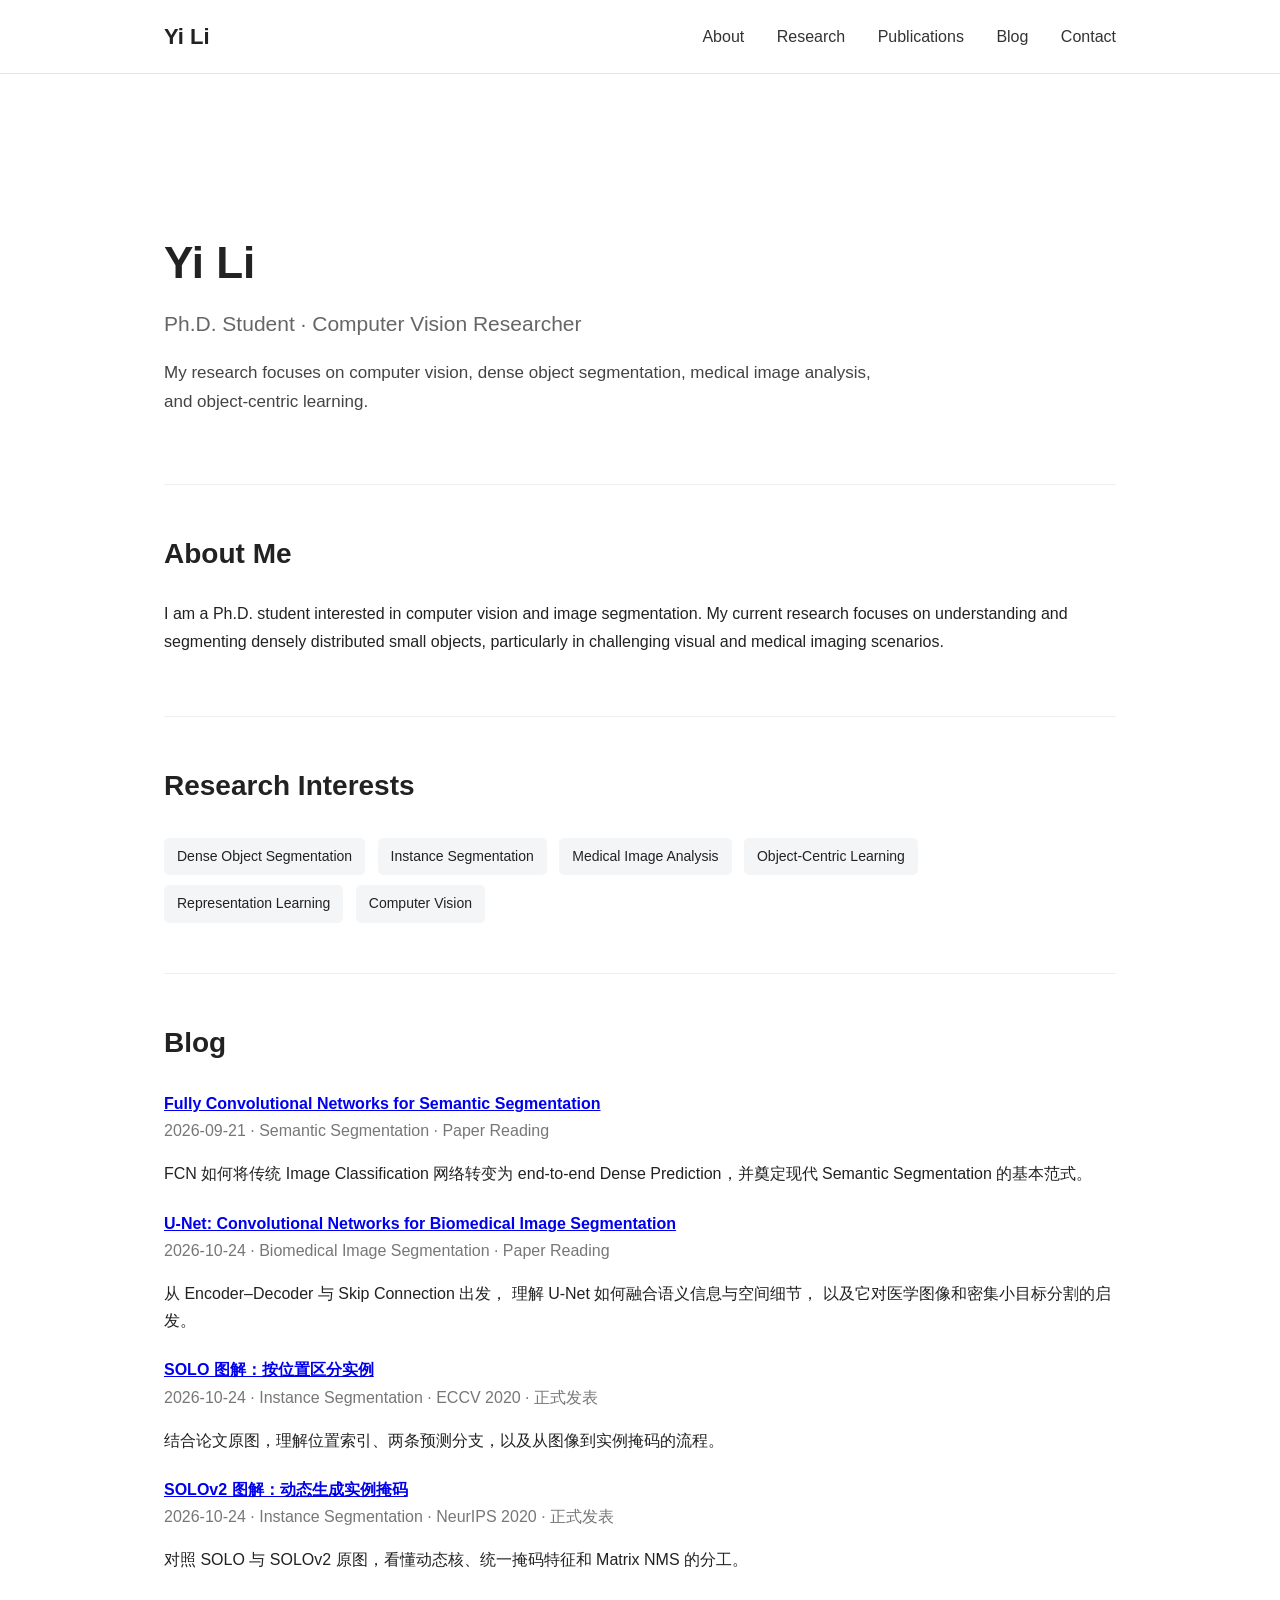
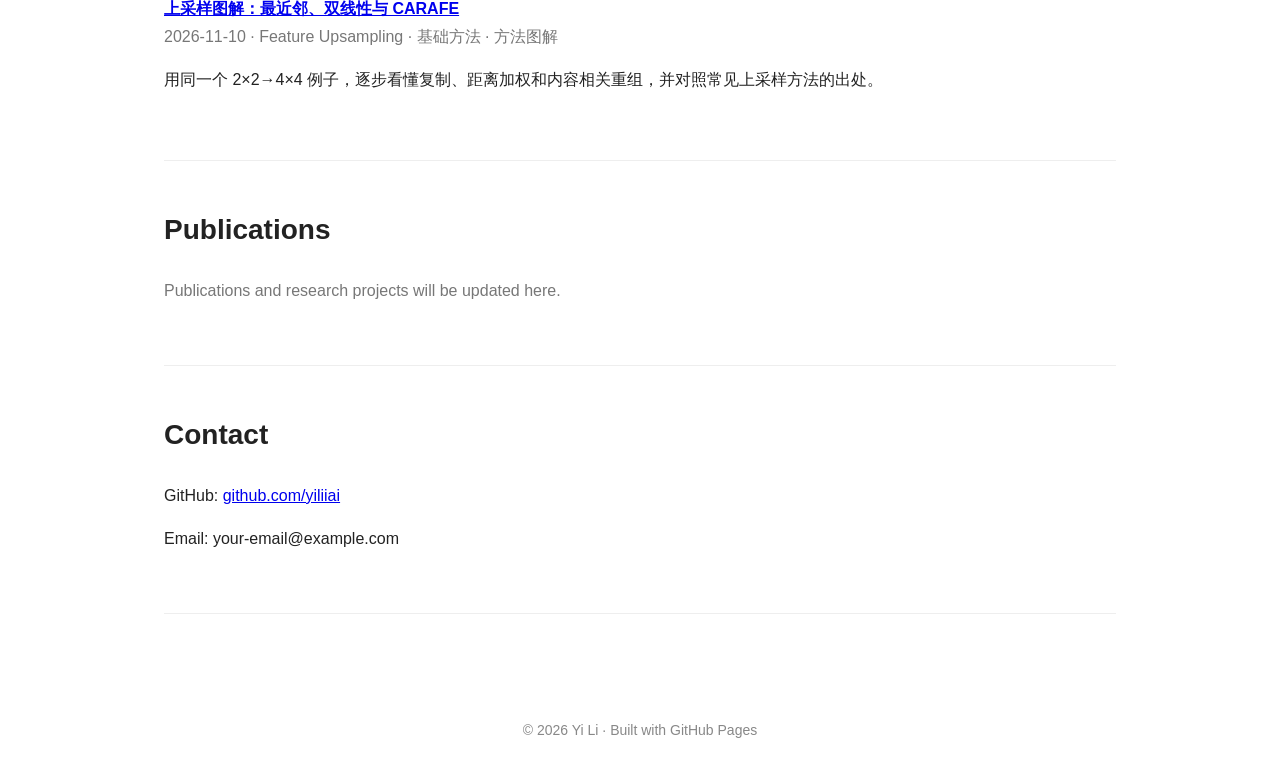
<file: index.html>
<!DOCTYPE html>
<html lang="en">
<head>
    <meta charset="UTF-8">
    <meta name="viewport" content="width=device-width, initial-scale=1.0">
    <title>Yi Li | Academic Homepage</title>

    <style>
        * {
            box-sizing: border-box;
        }

        body {
            margin: 0;
            font-family: Arial, Helvetica, sans-serif;
            color: #222;
            background: #ffffff;
            line-height: 1.7;
        }

        header {
            border-bottom: 1px solid #e5e5e5;
            background: #ffffff;
            position: sticky;
            top: 0;
        }

        .nav {
            max-width: 1000px;
            margin: 0 auto;
            padding: 18px 24px;
            display: flex;
            justify-content: space-between;
            align-items: center;
        }

        .name {
            font-size: 22px;
            font-weight: 700;
        }

        nav a {
            margin-left: 28px;
            color: #333;
            text-decoration: none;
        }

        nav a:hover {
            color: #0066cc;
        }

        .container {
            max-width: 1000px;
            margin: 0 auto;
            padding: 70px 24px;
        }

        .hero {
            padding-bottom: 50px;
            border-bottom: 1px solid #eeeeee;
        }

        .hero h1 {
            font-size: 44px;
            margin-bottom: 5px;
        }

        .hero h2 {
            font-size: 21px;
            font-weight: normal;
            color: #666;
            margin-top: 0;
        }

        .hero p {
            max-width: 720px;
            font-size: 17px;
            color: #444;
        }

        section {
            padding: 45px 0;
            border-bottom: 1px solid #eeeeee;
        }

        section h2 {
            font-size: 28px;
            margin-top: 0;
        }

        .tags span {
            display: inline-block;
            background: #f3f5f7;
            padding: 7px 13px;
            margin: 5px 8px 5px 0;
            border-radius: 5px;
            font-size: 14px;
        }

        .publication {
            margin-bottom: 22px;
        }

        .publication-title {
            font-weight: 600;
        }

        .muted {
            color: #777;
        }

        footer {
            text-align: center;
            padding: 35px 20px;
            color: #888;
            font-size: 14px;
        }

        @media (max-width: 700px) {
            .nav {
                flex-direction: column;
                align-items: flex-start;
            }

            nav {
                margin-top: 10px;
            }

            nav a {
                margin-left: 0;
                margin-right: 18px;
            }

            .hero h1 {
                font-size: 36px;
            }
        }
    </style>
</head>

<body>

<header>
    <div class="nav">
        <div class="name">Yi Li</div>

        <nav>
            <a href="#about">About</a>
            <a href="#research">Research</a>
            <a href="#publications">Publications</a>
            <a href="#blog">Blog</a>
            <a href="#contact">Contact</a>
        </nav>
    </div>
</header>

<main class="container">

    <section class="hero">
        <h1>Yi Li</h1>

        <h2>
            Ph.D. Student · Computer Vision Researcher
        </h2>

        <p>
            My research focuses on computer vision, dense object segmentation,
            medical image analysis, and object-centric learning.
        </p>
    </section>


    <section id="about">
        <h2>About Me</h2>

        <p>
            I am a Ph.D. student interested in computer vision and image
            segmentation. My current research focuses on understanding and
            segmenting densely distributed small objects, particularly in
            challenging visual and medical imaging scenarios.
        </p>
    </section>


    <section id="research">
        <h2>Research Interests</h2>

        <div class="tags">
            <span>Dense Object Segmentation</span>
            <span>Instance Segmentation</span>
            <span>Medical Image Analysis</span>
            <span>Object-Centric Learning</span>
            <span>Representation Learning</span>
            <span>Computer Vision</span>
        </div>
    </section>


    
<section id="blog">
    <h2>Blog</h2>

    <!-- Paper 1: FCN -->
    <div class="publication">
        <div class="publication-title">
            <a href="blog/fcn.html">
                Fully Convolutional Networks for Semantic Segmentation
            </a>
        </div>

        <div class="muted">
            2026-09-21 · Semantic Segmentation · Paper Reading
        </div>

        <p>
            FCN 如何将传统 Image Classification 网络转变为
            end-to-end Dense Prediction，并奠定现代 Semantic Segmentation 的基本范式。
        </p>
    </div>

    <!-- Paper 2: U-Net -->
    <div class="publication">
        <div class="publication-title">
            <a href="blog/unet.html">
                U-Net: Convolutional Networks for Biomedical Image Segmentation
            </a>
        </div>

        <div class="muted">
            2026-10-24 · Biomedical Image Segmentation · Paper Reading
        </div>

        <p>
            从 Encoder–Decoder 与 Skip Connection 出发，
            理解 U-Net 如何融合语义信息与空间细节，
            以及它对医学图像和密集小目标分割的启发。
        </p>
    </div>


    <!-- BLOG:AUTO:START -->
    <div class="publication">
        <div class="publication-title"><a href="blog/solo.html">SOLO 图解：按位置区分实例</a></div>
        <div class="muted">2026-10-24 · Instance Segmentation · ECCV 2020 · 正式发表</div>
        <p>结合论文原图，理解位置索引、两条预测分支，以及从图像到实例掩码的流程。</p>
    </div>

    <div class="publication">
        <div class="publication-title"><a href="blog/solov2.html">SOLOv2 图解：动态生成实例掩码</a></div>
        <div class="muted">2026-10-24 · Instance Segmentation · NeurIPS 2020 · 正式发表</div>
        <p>对照 SOLO 与 SOLOv2 原图，看懂动态核、统一掩码特征和 Matrix NMS 的分工。</p>
    </div>

    <div class="publication">
        <div class="publication-title"><a href="blog/upsampling.html">上采样图解：最近邻、双线性与 CARAFE</a></div>
        <div class="muted">2026-11-10 · Feature Upsampling · 基础方法 · 方法图解</div>
        <p>用同一个 2×2→4×4 例子，逐步看懂复制、距离加权和内容相关重组，并对照常见上采样方法的出处。</p>
    </div>
    <!-- BLOG:AUTO:END -->

</section>

    
<section id="publications">
    <h2>Publications</h2>

    <p class="muted">
        Publications and research projects will be updated here.
    </p>
</section>




    <section id="contact">
        <h2>Contact</h2>

        <p>
            GitHub:
            <a href="https://github.com/yiliiai">
                github.com/yiliiai
            </a>
        </p>

        <p>
            Email: your-email@example.com
        </p>
    </section>

</main>


<footer>
    © 2026 Yi Li · Built with GitHub Pages
</footer>

</body>
</html>
</file>
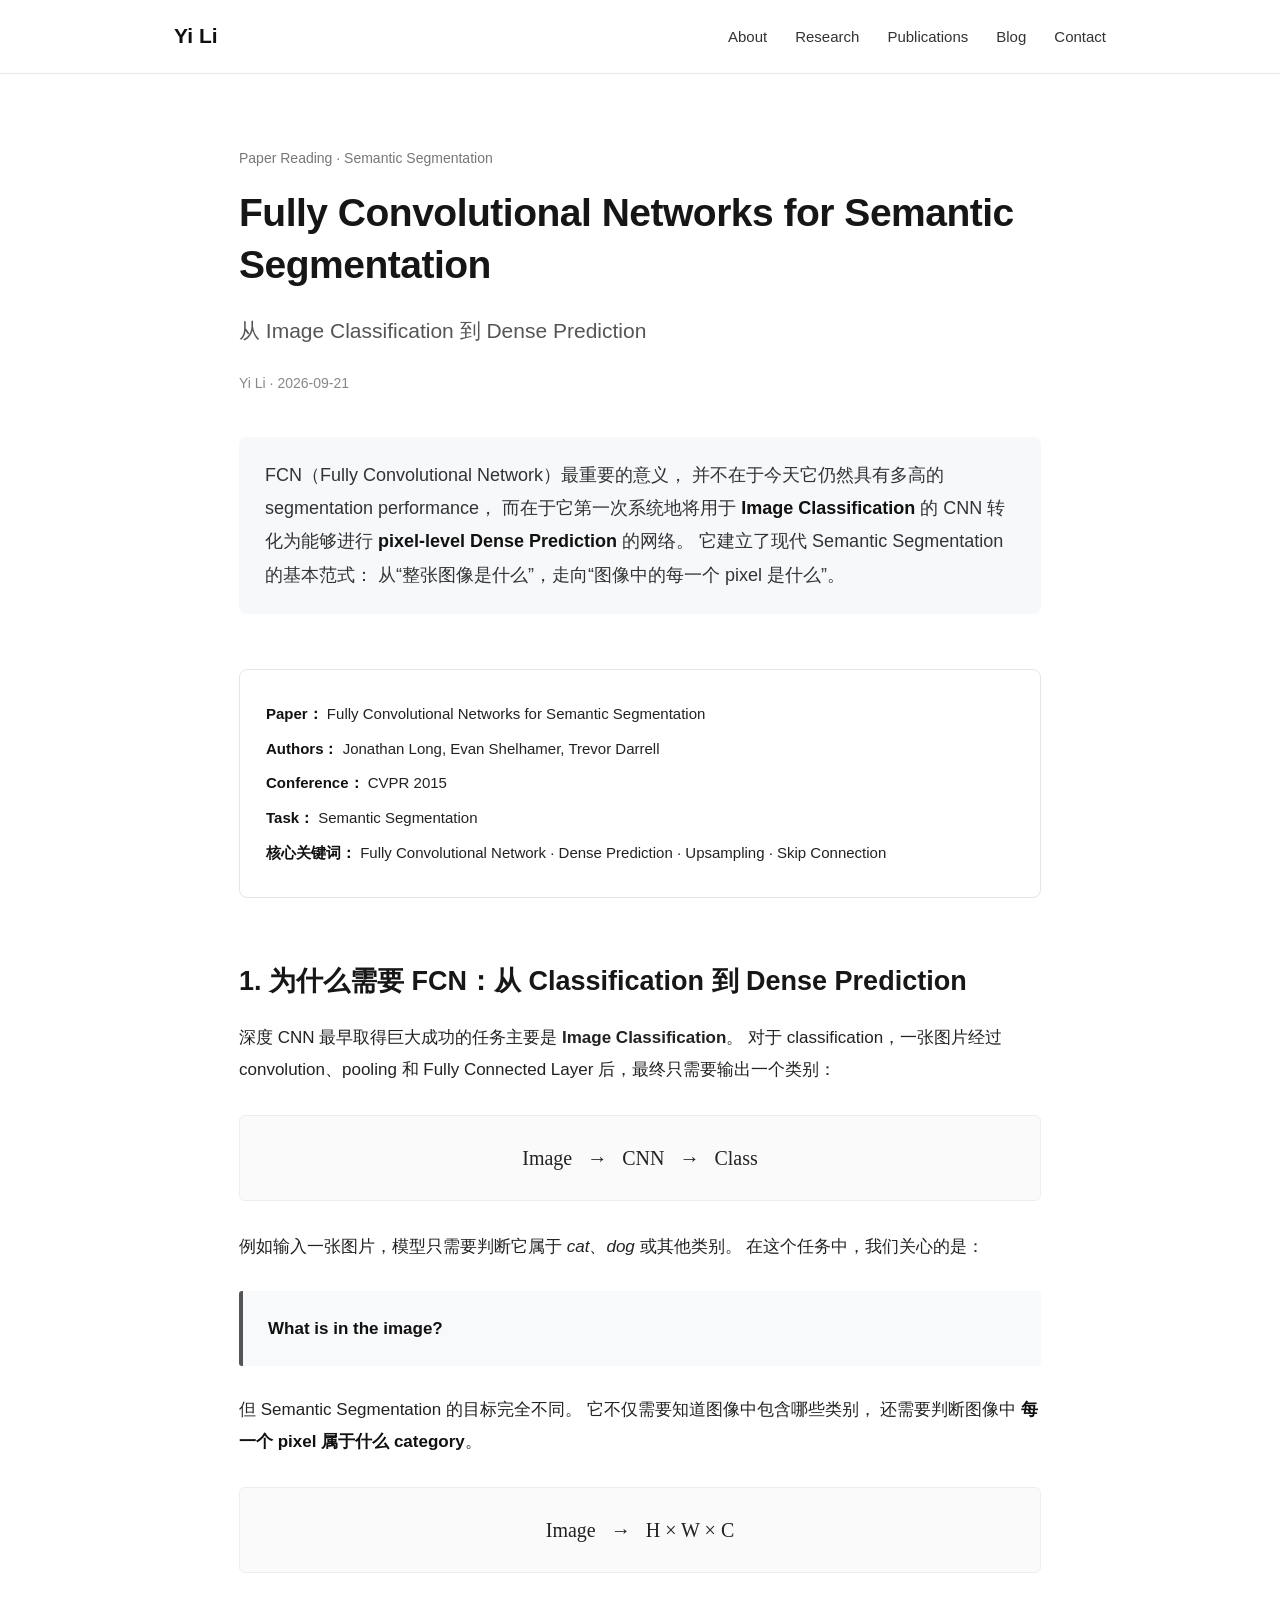
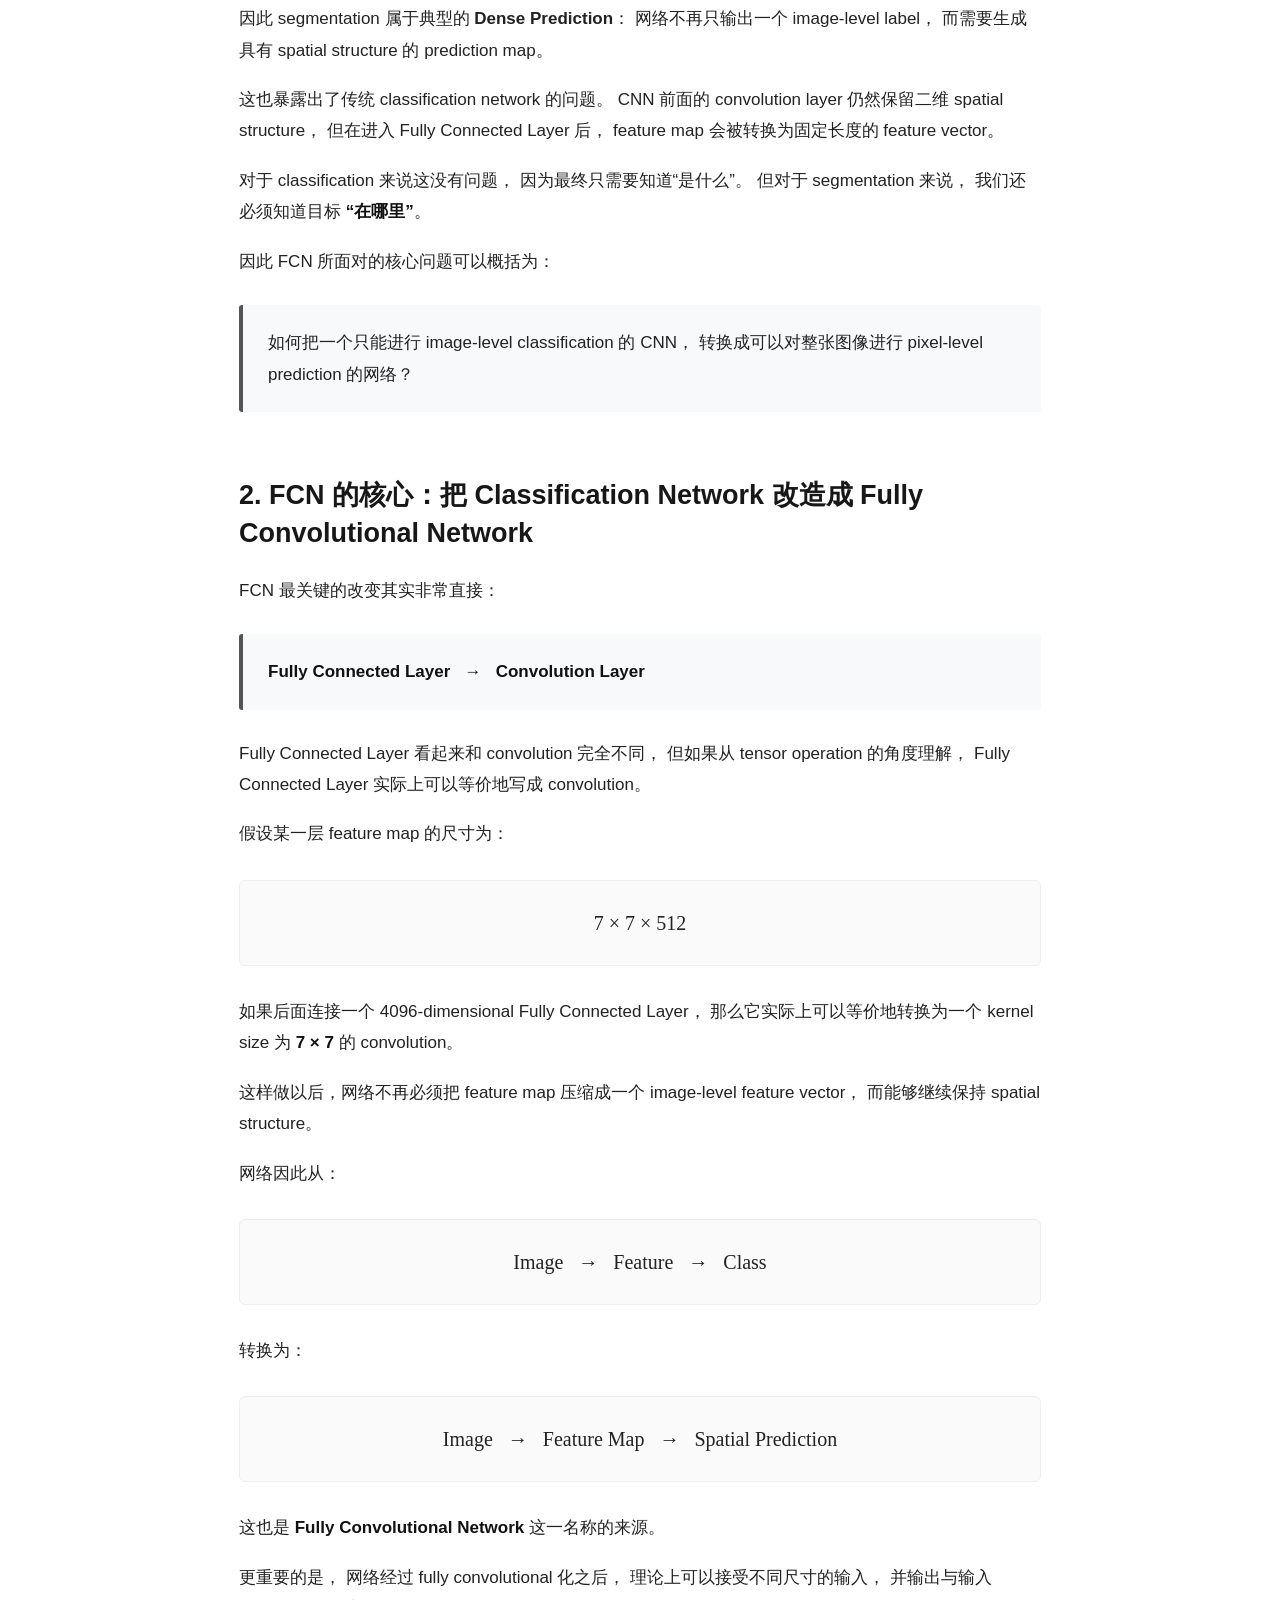
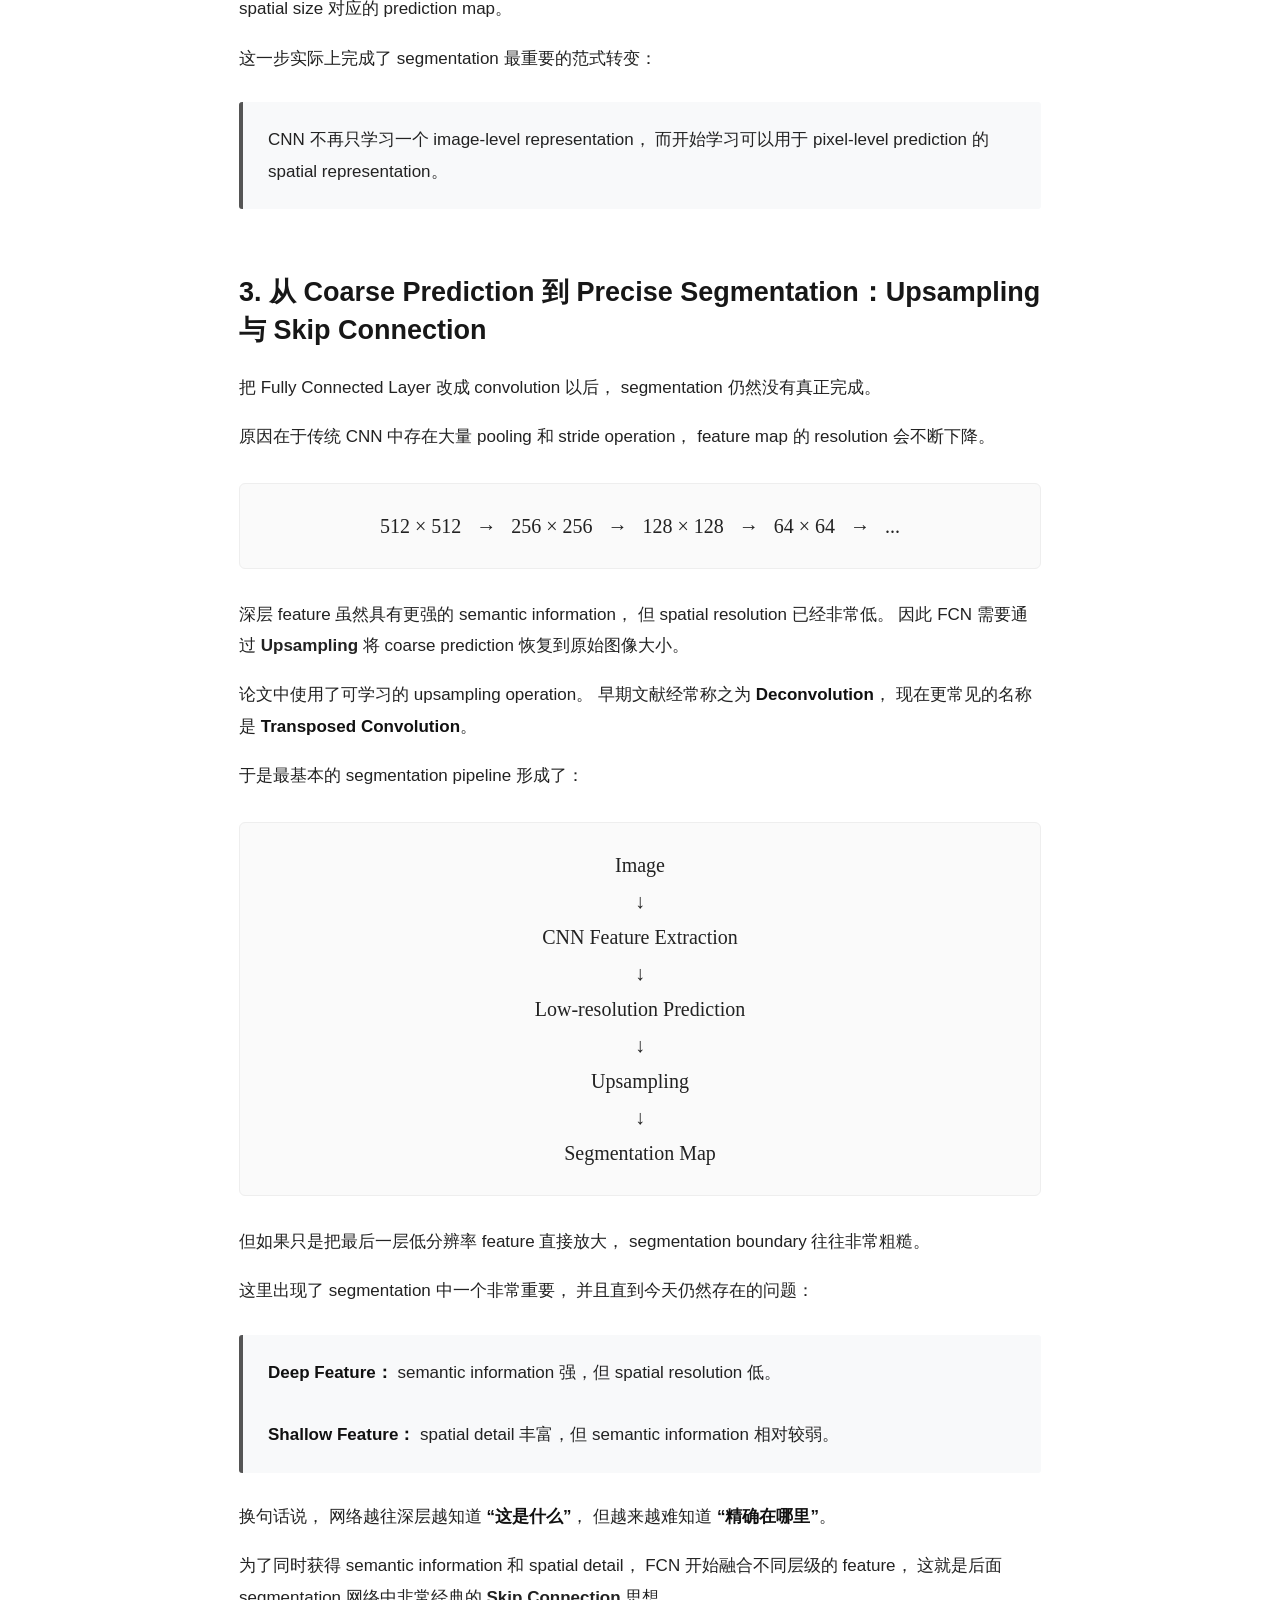
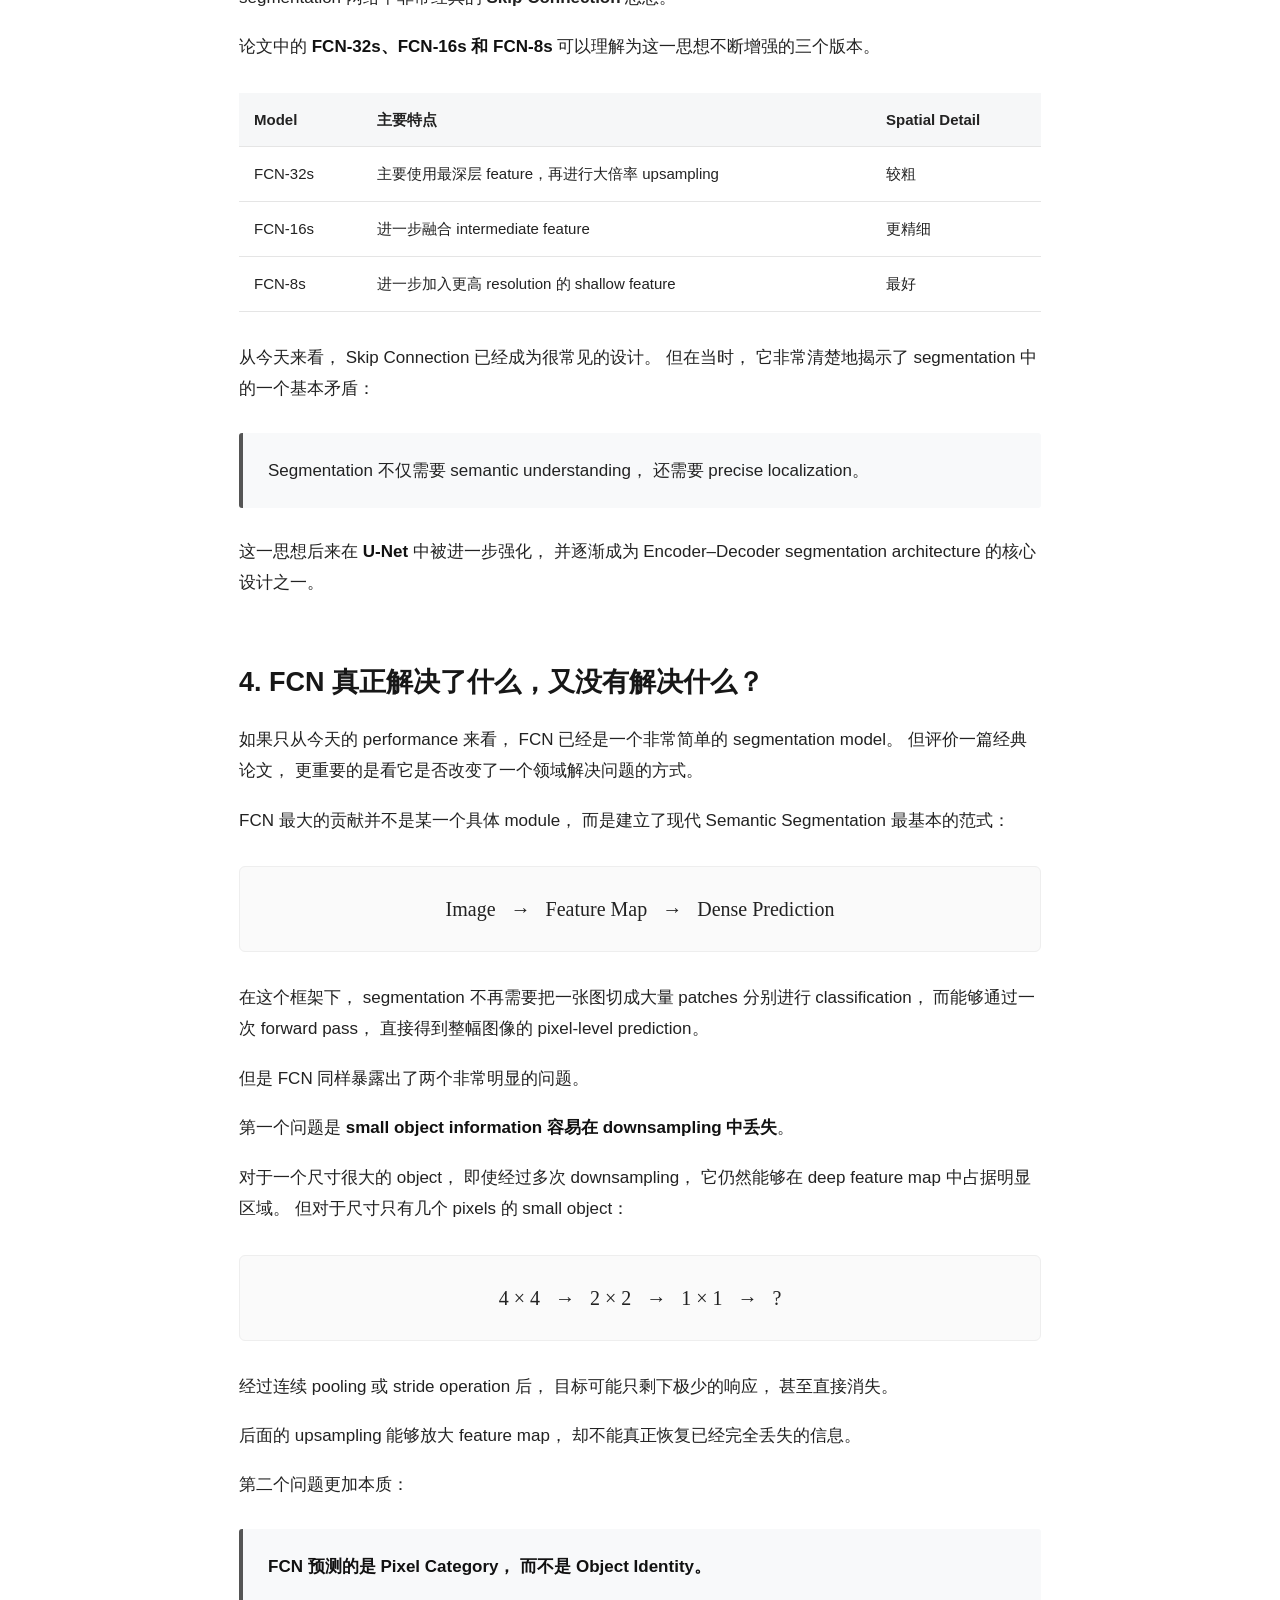
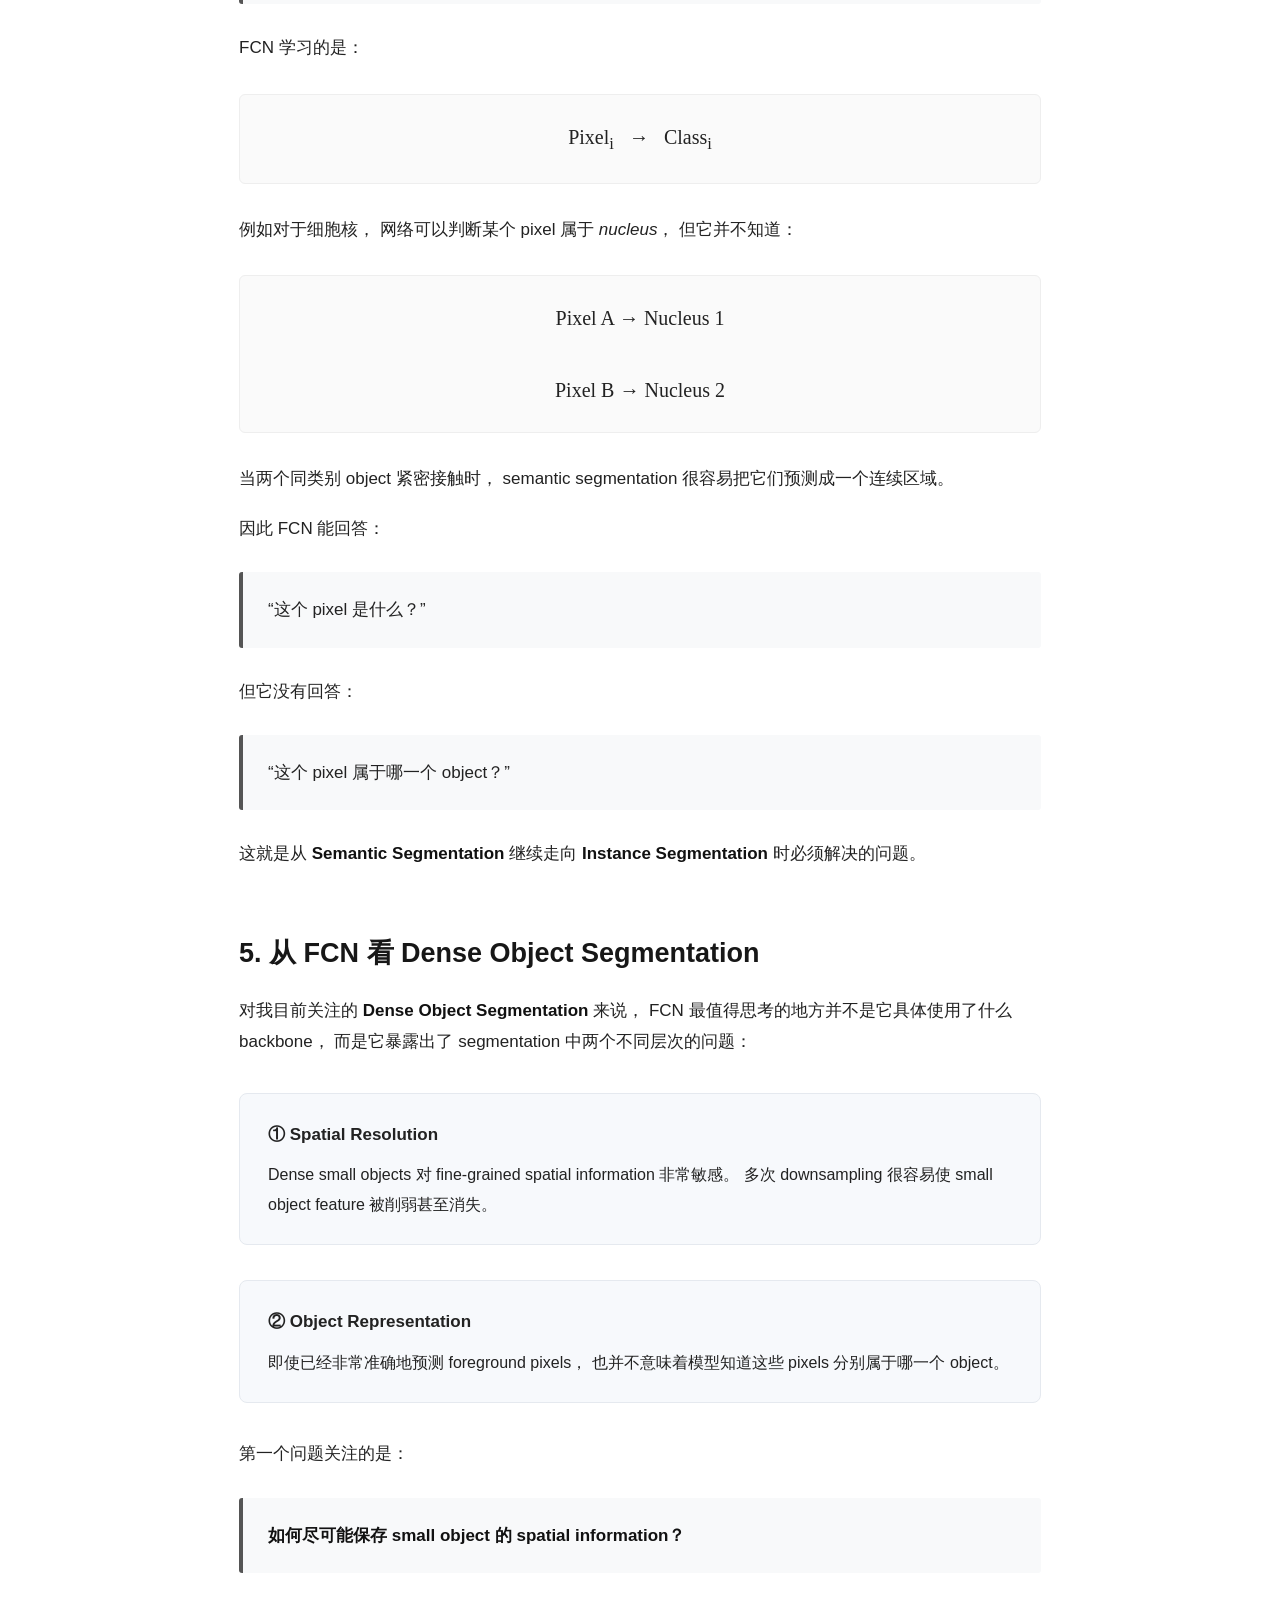
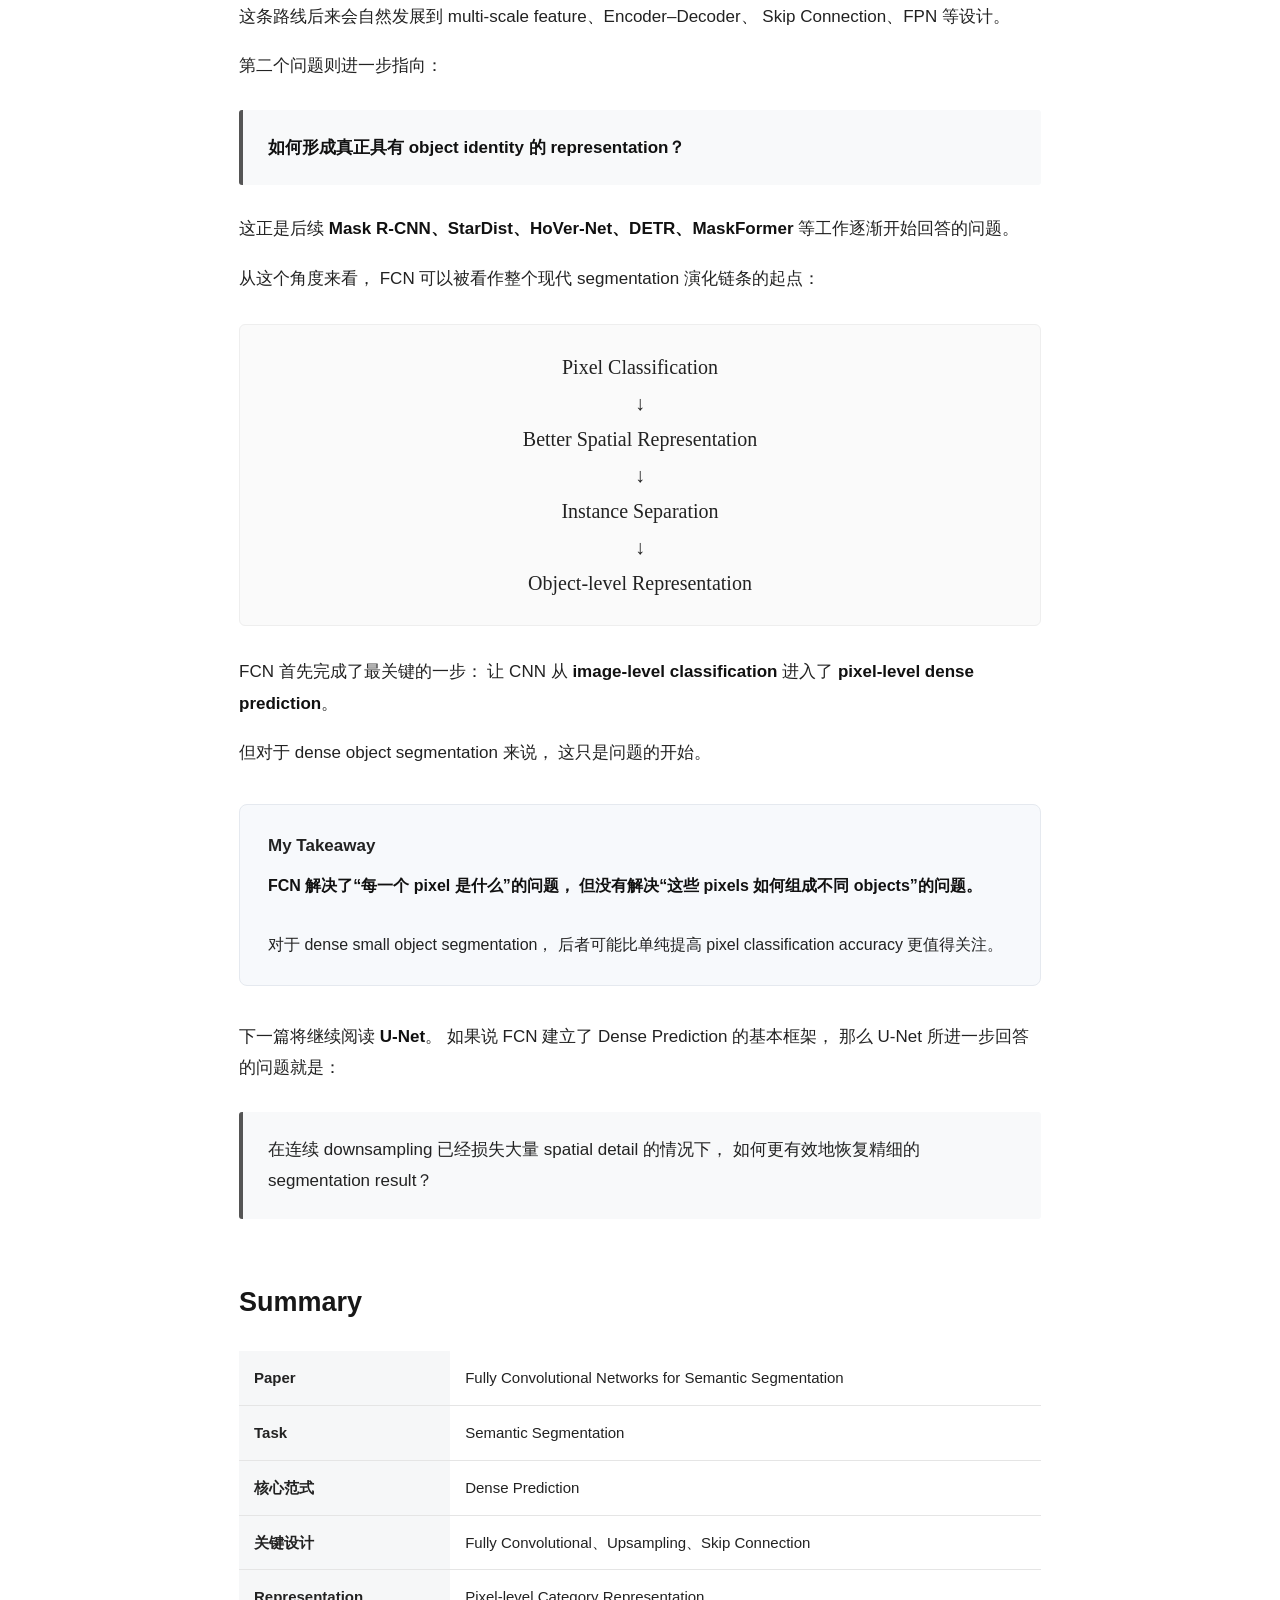
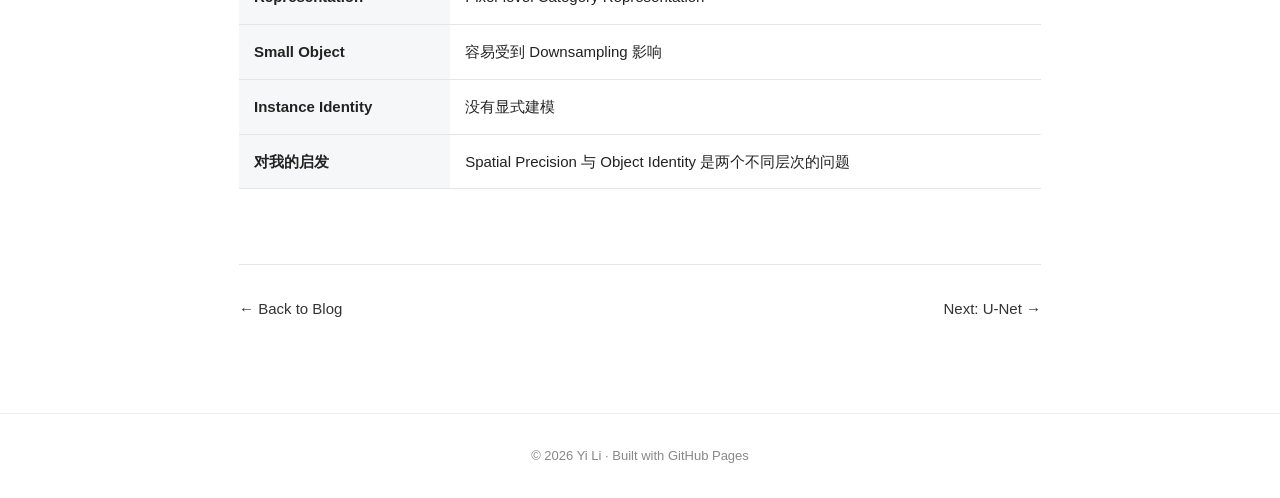
<file: blog/fcn.html>
<!DOCTYPE html>
<html lang="zh-CN">

<head>
    <meta charset="UTF-8">
    <meta name="viewport" content="width=device-width, initial-scale=1.0">

    <title>
        Fully Convolutional Networks for Semantic Segmentation | Yi Li
    </title>

    <meta name="description"
          content="FCN 论文精读：从 Image Classification 到 Dense Prediction，理解现代 Semantic Segmentation 的起点。">

    <meta name="author" content="Yi Li">

    <style>
        * {
            box-sizing: border-box;
        }

        html {
            scroll-behavior: smooth;
        }

        body {
            margin: 0;
            font-family:
                -apple-system,
                BlinkMacSystemFont,
                "Segoe UI",
                "Microsoft YaHei",
                "PingFang SC",
                Arial,
                sans-serif;

            color: #222;
            background: #ffffff;
            line-height: 1.85;
        }

        /* =========================
           顶部导航栏
        ========================= */

        header {
            width: 100%;
            background: rgba(255, 255, 255, 0.96);
            border-bottom: 1px solid #e8e8e8;
            position: sticky;
            top: 0;
            z-index: 100;
        }

        .navbar {
            max-width: 980px;
            margin: 0 auto;
            padding: 17px 24px;

            display: flex;
            align-items: center;
            justify-content: space-between;
        }

        .site-name {
            font-size: 21px;
            font-weight: 700;
            color: #111;
            text-decoration: none;
        }

        .nav-links {
            display: flex;
            align-items: center;
            gap: 28px;
        }

        .nav-links a {
            color: #333;
            text-decoration: none;
            font-size: 15px;
        }

        .nav-links a:hover {
            color: #0066cc;
        }


        /* =========================
           文章主体
        ========================= */

        .article-container {
            max-width: 850px;
            margin: 0 auto;
            padding: 72px 24px 90px;
        }

        .article-header {
            margin-bottom: 55px;
        }

        .article-category {
            color: #777;
            font-size: 14px;
            margin-bottom: 15px;
        }

        h1 {
            font-size: 39px;
            line-height: 1.35;
            margin: 0 0 20px;
            color: #161616;
            letter-spacing: -0.5px;
        }

        .subtitle {
            font-size: 21px;
            color: #555;
            margin-bottom: 20px;
        }

        .meta {
            font-size: 14px;
            color: #888;
        }

        .intro {
            font-size: 18px;
            color: #333;
            margin-top: 40px;
            padding: 22px 26px;
            background: #f7f8fa;
            border-radius: 8px;
        }


        /* =========================
           正文排版
        ========================= */

        article h2 {
            margin-top: 65px;
            margin-bottom: 22px;

            font-size: 27px;
            line-height: 1.4;

            color: #171717;
        }

        article p {
            font-size: 17px;
            margin: 18px 0;
        }

        article strong {
            color: #111;
        }

        .term {
            font-weight: 600;
            color: #222;
        }


        /* =========================
           公式 / 概念框
        ========================= */

        .concept {
            margin: 28px 0;
            padding: 22px 25px;

            background: #f8f9fa;
            border-left: 4px solid #555;
            border-radius: 3px;

            font-family:
                "Segoe UI",
                "Microsoft YaHei",
                sans-serif;

            font-size: 17px;
        }

        .formula {
            margin: 30px 0;
            padding: 24px;

            text-align: center;

            background: #fafafa;
            border: 1px solid #eeeeee;
            border-radius: 6px;

            font-family:
                "Times New Roman",
                serif;

            font-size: 20px;
            line-height: 1.8;
        }


        /* =========================
           表格
        ========================= */

        .table-wrapper {
            width: 100%;
            overflow-x: auto;
            margin: 30px 0;
        }

        table {
            width: 100%;
            border-collapse: collapse;
            font-size: 15px;
        }

        th,
        td {
            padding: 13px 15px;
            border-bottom: 1px solid #e5e5e5;
            text-align: left;
        }

        th {
            background: #f6f7f8;
            font-weight: 600;
        }


        /* =========================
           思考框
        ========================= */

        .research-note {
            margin: 35px 0;
            padding: 25px 28px;

            background: #f7f9fc;
            border: 1px solid #e5e9ef;
            border-radius: 8px;
        }

        .research-note-title {
            font-weight: 700;
            margin-bottom: 10px;
            font-size: 17px;
        }


        /* =========================
           Paper 信息
        ========================= */

        .paper-info {
            margin: 35px 0 45px;
            padding: 23px 26px;

            border: 1px solid #e6e6e6;
            border-radius: 8px;

            background: #fff;
        }

        .paper-info p {
            margin: 7px 0;
            font-size: 15px;
        }


        /* =========================
           底部导航
        ========================= */

        .article-nav {
            margin-top: 75px;
            padding-top: 30px;

            border-top: 1px solid #e5e5e5;

            display: flex;
            justify-content: space-between;
            gap: 30px;
        }

        .article-nav a {
            color: #333;
            text-decoration: none;
            font-size: 15px;
        }

        .article-nav a:hover {
            color: #0066cc;
        }


        /* =========================
           页脚
        ========================= */

        footer {
            border-top: 1px solid #ededed;
            padding: 30px 20px;

            text-align: center;
            color: #888;
            font-size: 13px;
        }


        /* =========================
           手机端
        ========================= */

        @media (max-width: 700px) {

            .navbar {
                align-items: flex-start;
                flex-direction: column;
                gap: 10px;
            }

            .nav-links {
                gap: 17px;
                flex-wrap: wrap;
            }

            .article-container {
                padding-top: 45px;
            }

            h1 {
                font-size: 31px;
            }

            .subtitle {
                font-size: 18px;
            }

            article h2 {
                font-size: 24px;
            }

            article p {
                font-size: 16px;
            }

            .article-nav {
                flex-direction: column;
            }
        }

    </style>

</head>


<body>


<!-- ==========================================
     Navigation
=========================================== -->

<header>

    <div class="navbar">

        <a class="site-name" href="../index.html">
            Yi Li
        </a>

        <nav class="nav-links">

            <a href="../index.html#about">
                About
            </a>

            <a href="../index.html#research">
                Research
            </a>

            <a href="../index.html#publications">
                Publications
            </a>

            <a href="../index.html#blog">
                Blog
            </a>

            <a href="../index.html#contact">
                Contact
            </a>

        </nav>

    </div>

</header>



<!-- ==========================================
     Article
=========================================== -->

<main class="article-container">

<article>


<!-- =========================
     Header
========================= -->

<div class="article-header">

    <div class="article-category">
        Paper Reading · Semantic Segmentation
    </div>

    <h1>
        Fully Convolutional Networks for Semantic Segmentation
    </h1>

    <div class="subtitle">
        从 Image Classification 到 Dense Prediction
    </div>

    <div class="meta">
        Yi Li · 2026-09-21
    </div>


    <div class="intro">

        FCN（Fully Convolutional Network）最重要的意义，
        并不在于今天它仍然具有多高的 segmentation performance，
        而在于它第一次系统地将用于
        <strong>Image Classification</strong>
        的 CNN 转化为能够进行
        <strong>pixel-level Dense Prediction</strong>
        的网络。

        它建立了现代 Semantic Segmentation 的基本范式：

        从“整张图像是什么”，走向“图像中的每一个 pixel 是什么”。

    </div>

</div>



<!-- =========================
     Paper Information
========================= -->

<div class="paper-info">

    <p>
        <strong>Paper：</strong>
        Fully Convolutional Networks for Semantic Segmentation
    </p>

    <p>
        <strong>Authors：</strong>
        Jonathan Long, Evan Shelhamer, Trevor Darrell
    </p>

    <p>
        <strong>Conference：</strong>
        CVPR 2015
    </p>

    <p>
        <strong>Task：</strong>
        Semantic Segmentation
    </p>

    <p>
        <strong>核心关键词：</strong>
        Fully Convolutional Network · Dense Prediction · Upsampling · Skip Connection
    </p>

</div>



<!-- =========================
     Section 1
========================= -->

<h2>
    1. 为什么需要 FCN：从 Classification 到 Dense Prediction
</h2>


<p>
    深度 CNN 最早取得巨大成功的任务主要是
    <span class="term">Image Classification</span>。
    对于 classification，一张图片经过 convolution、pooling
    和 Fully Connected Layer 后，最终只需要输出一个类别：
</p>


<div class="formula">

    Image
    &nbsp; → &nbsp;
    CNN
    &nbsp; → &nbsp;
    Class

</div>


<p>
    例如输入一张图片，模型只需要判断它属于
    <em>cat</em>、<em>dog</em> 或其他类别。
    在这个任务中，我们关心的是：
</p>


<div class="concept">

    <strong>What is in the image?</strong>

</div>


<p>
    但 Semantic Segmentation 的目标完全不同。
    它不仅需要知道图像中包含哪些类别，
    还需要判断图像中
    <strong>每一个 pixel 属于什么 category</strong>。
</p>


<div class="formula">

    Image
    &nbsp; → &nbsp;
    H × W × C

</div>


<p>
    因此 segmentation 属于典型的
    <span class="term">Dense Prediction</span>：
    网络不再只输出一个 image-level label，
    而需要生成具有 spatial structure 的 prediction map。
</p>


<p>
    这也暴露出了传统 classification network 的问题。
    CNN 前面的 convolution layer 仍然保留二维 spatial structure，
    但在进入 Fully Connected Layer 后，
    feature map 会被转换为固定长度的 feature vector。
</p>


<p>
    对于 classification 来说这没有问题，
    因为最终只需要知道“是什么”。
    但对于 segmentation 来说，
    我们还必须知道目标
    <strong>“在哪里”</strong>。
</p>


<p>
    因此 FCN 所面对的核心问题可以概括为：
</p>


<div class="concept">

    如何把一个只能进行 image-level classification 的 CNN，
    转换成可以对整张图像进行 pixel-level prediction 的网络？

</div>



<!-- =========================
     Section 2
========================= -->

<h2>
    2. FCN 的核心：把 Classification Network 改造成 Fully Convolutional Network
</h2>


<p>
    FCN 最关键的改变其实非常直接：
</p>


<div class="concept">

    <strong>
        Fully Connected Layer
        &nbsp; → &nbsp;
        Convolution Layer
    </strong>

</div>


<p>
    Fully Connected Layer 看起来和 convolution 完全不同，
    但如果从 tensor operation 的角度理解，
    Fully Connected Layer 实际上可以等价地写成 convolution。
</p>


<p>
    假设某一层 feature map 的尺寸为：
</p>


<div class="formula">

    7 × 7 × 512

</div>


<p>
    如果后面连接一个 4096-dimensional Fully Connected Layer，
    那么它实际上可以等价地转换为一个
    kernel size 为
    <strong>7 × 7</strong>
    的 convolution。
</p>


<p>
    这样做以后，网络不再必须把 feature map 压缩成一个
    image-level feature vector，
    而能够继续保持 spatial structure。
</p>


<p>
    网络因此从：
</p>


<div class="formula">

    Image
    &nbsp; → &nbsp;
    Feature
    &nbsp; → &nbsp;
    Class

</div>


<p>
    转换为：
</p>


<div class="formula">

    Image
    &nbsp; → &nbsp;
    Feature Map
    &nbsp; → &nbsp;
    Spatial Prediction

</div>


<p>
    这也是
    <strong>Fully Convolutional Network</strong>
    这一名称的来源。
</p>


<p>
    更重要的是，
    网络经过 fully convolutional 化之后，
    理论上可以接受不同尺寸的输入，
    并输出与输入 spatial size 对应的 prediction map。
</p>


<p>
    这一步实际上完成了 segmentation 最重要的范式转变：
</p>


<div class="concept">

    CNN 不再只学习一个 image-level representation，
    而开始学习可以用于 pixel-level prediction 的
    spatial representation。

</div>



<!-- =========================
     Section 3
========================= -->

<h2>
    3. 从 Coarse Prediction 到 Precise Segmentation：Upsampling 与 Skip Connection
</h2>


<p>
    把 Fully Connected Layer 改成 convolution 以后，
    segmentation 仍然没有真正完成。
</p>


<p>
    原因在于传统 CNN 中存在大量 pooling 和 stride operation，
    feature map 的 resolution 会不断下降。
</p>


<div class="formula">

    512 × 512
    &nbsp; → &nbsp;
    256 × 256
    &nbsp; → &nbsp;
    128 × 128
    &nbsp; → &nbsp;
    64 × 64
    &nbsp; → &nbsp;
    ...

</div>


<p>
    深层 feature 虽然具有更强的 semantic information，
    但 spatial resolution 已经非常低。
    因此 FCN 需要通过
    <span class="term">Upsampling</span>
    将 coarse prediction 恢复到原始图像大小。
</p>


<p>
    论文中使用了可学习的 upsampling operation。
    早期文献经常称之为
    <strong>Deconvolution</strong>，
    现在更常见的名称是
    <strong>Transposed Convolution</strong>。
</p>


<p>
    于是最基本的 segmentation pipeline 形成了：
</p>


<div class="formula">

    Image
    <br>
    ↓
    <br>
    CNN Feature Extraction
    <br>
    ↓
    <br>
    Low-resolution Prediction
    <br>
    ↓
    <br>
    Upsampling
    <br>
    ↓
    <br>
    Segmentation Map

</div>


<p>
    但如果只是把最后一层低分辨率 feature 直接放大，
    segmentation boundary 往往非常粗糙。
</p>


<p>
    这里出现了 segmentation 中一个非常重要，
    并且直到今天仍然存在的问题：
</p>


<div class="concept">

    <strong>Deep Feature：</strong>
    semantic information 强，但 spatial resolution 低。
    <br><br>

    <strong>Shallow Feature：</strong>
    spatial detail 丰富，但 semantic information 相对较弱。

</div>


<p>
    换句话说，
    网络越往深层越知道
    <strong>“这是什么”</strong>，
    但越来越难知道
    <strong>“精确在哪里”</strong>。
</p>


<p>
    为了同时获得 semantic information 和 spatial detail，
    FCN 开始融合不同层级的 feature，
    这就是后面 segmentation 网络中非常经典的
    <span class="term">Skip Connection</span>
    思想。
</p>


<p>
    论文中的
    <strong>FCN-32s、FCN-16s 和 FCN-8s</strong>
    可以理解为这一思想不断增强的三个版本。
</p>


<div class="table-wrapper">

<table>

    <thead>

        <tr>
            <th>Model</th>
            <th>主要特点</th>
            <th>Spatial Detail</th>
        </tr>

    </thead>

    <tbody>

        <tr>
            <td>FCN-32s</td>
            <td>主要使用最深层 feature，再进行大倍率 upsampling</td>
            <td>较粗</td>
        </tr>

        <tr>
            <td>FCN-16s</td>
            <td>进一步融合 intermediate feature</td>
            <td>更精细</td>
        </tr>

        <tr>
            <td>FCN-8s</td>
            <td>进一步加入更高 resolution 的 shallow feature</td>
            <td>最好</td>
        </tr>

    </tbody>

</table>

</div>


<p>
    从今天来看，
    Skip Connection 已经成为很常见的设计。
    但在当时，
    它非常清楚地揭示了 segmentation 中的一个基本矛盾：
</p>


<div class="concept">

    Segmentation 不仅需要 semantic understanding，
    还需要 precise localization。

</div>


<p>
    这一思想后来在
    <strong>U-Net</strong>
    中被进一步强化，
    并逐渐成为 Encoder–Decoder segmentation architecture
    的核心设计之一。
</p>



<!-- =========================
     Section 4
========================= -->

<h2>
    4. FCN 真正解决了什么，又没有解决什么？
</h2>


<p>
    如果只从今天的 performance 来看，
    FCN 已经是一个非常简单的 segmentation model。
    但评价一篇经典论文，
    更重要的是看它是否改变了一个领域解决问题的方式。
</p>


<p>
    FCN 最大的贡献并不是某一个具体 module，
    而是建立了现代 Semantic Segmentation 最基本的范式：
</p>


<div class="formula">

    Image
    &nbsp; → &nbsp;
    Feature Map
    &nbsp; → &nbsp;
    Dense Prediction

</div>


<p>
    在这个框架下，
    segmentation 不再需要把一张图切成大量 patches
    分别进行 classification，
    而能够通过一次 forward pass，
    直接得到整幅图像的 pixel-level prediction。
</p>


<p>
    但是 FCN 同样暴露出了两个非常明显的问题。
</p>


<p>
    第一个问题是
    <strong>small object information 容易在 downsampling 中丢失</strong>。
</p>


<p>
    对于一个尺寸很大的 object，
    即使经过多次 downsampling，
    它仍然能够在 deep feature map 中占据明显区域。
    但对于尺寸只有几个 pixels 的 small object：
</p>


<div class="formula">

    4 × 4
    &nbsp; → &nbsp;
    2 × 2
    &nbsp; → &nbsp;
    1 × 1
    &nbsp; → &nbsp;
    ?

</div>


<p>
    经过连续 pooling 或 stride operation 后，
    目标可能只剩下极少的响应，
    甚至直接消失。
</p>


<p>
    后面的 upsampling 能够放大 feature map，
    却不能真正恢复已经完全丢失的信息。
</p>


<p>
    第二个问题更加本质：
</p>


<div class="concept">

    <strong>
        FCN 预测的是 Pixel Category，
        而不是 Object Identity。
    </strong>

</div>


<p>
    FCN 学习的是：
</p>


<div class="formula">

    Pixel<sub>i</sub>
    &nbsp; → &nbsp;
    Class<sub>i</sub>

</div>


<p>
    例如对于细胞核，
    网络可以判断某个 pixel 属于
    <em>nucleus</em>，
    但它并不知道：
</p>


<div class="formula">

    Pixel A → Nucleus 1
    <br><br>
    Pixel B → Nucleus 2

</div>


<p>
    当两个同类别 object 紧密接触时，
    semantic segmentation 很容易把它们预测成一个连续区域。
</p>


<p>
    因此 FCN 能回答：
</p>


<div class="concept">

    “这个 pixel 是什么？”

</div>


<p>
    但它没有回答：
</p>


<div class="concept">

    “这个 pixel 属于哪一个 object？”

</div>


<p>
    这就是从
    <strong>Semantic Segmentation</strong>
    继续走向
    <strong>Instance Segmentation</strong>
    时必须解决的问题。
</p>



<!-- =========================
     Section 5
========================= -->

<h2>
    5. 从 FCN 看 Dense Object Segmentation
</h2>


<p>
    对我目前关注的
    <strong>Dense Object Segmentation</strong>
    来说，
    FCN 最值得思考的地方并不是它具体使用了什么 backbone，
    而是它暴露出了 segmentation 中两个不同层次的问题：
</p>


<div class="research-note">

    <div class="research-note-title">
        ① Spatial Resolution
    </div>

    Dense small objects 对 fine-grained spatial information
    非常敏感。

    多次 downsampling 很容易使 small object feature
    被削弱甚至消失。

</div>


<div class="research-note">

    <div class="research-note-title">
        ② Object Representation
    </div>

    即使已经非常准确地预测 foreground pixels，
    也并不意味着模型知道这些 pixels
    分别属于哪一个 object。

</div>


<p>
    第一个问题关注的是：
</p>


<div class="concept">

    <strong>
        如何尽可能保存 small object 的 spatial information？
    </strong>

</div>


<p>
    这条路线后来会自然发展到
    multi-scale feature、Encoder–Decoder、
    Skip Connection、FPN 等设计。
</p>


<p>
    第二个问题则进一步指向：
</p>


<div class="concept">

    <strong>
        如何形成真正具有 object identity 的 representation？
    </strong>

</div>


<p>
    这正是后续
    <strong>Mask R-CNN、StarDist、HoVer-Net、DETR、MaskFormer</strong>
    等工作逐渐开始回答的问题。
</p>


<p>
    从这个角度来看，
    FCN 可以被看作整个现代 segmentation 演化链条的起点：
</p>


<div class="formula">

    Pixel Classification
    <br>
    ↓
    <br>
    Better Spatial Representation
    <br>
    ↓
    <br>
    Instance Separation
    <br>
    ↓
    <br>
    Object-level Representation

</div>


<p>
    FCN 首先完成了最关键的一步：
    让 CNN 从
    <strong>image-level classification</strong>
    进入了
    <strong>pixel-level dense prediction</strong>。
</p>


<p>
    但对于 dense object segmentation 来说，
    这只是问题的开始。
</p>


<div class="research-note">

    <div class="research-note-title">
        My Takeaway
    </div>

    <strong>
        FCN 解决了“每一个 pixel 是什么”的问题，
        但没有解决“这些 pixels 如何组成不同 objects”的问题。
    </strong>

    <br><br>

    对于 dense small object segmentation，
    后者可能比单纯提高 pixel classification accuracy
    更值得关注。

</div>


<p>
    下一篇将继续阅读
    <strong>U-Net</strong>。
    如果说 FCN 建立了 Dense Prediction 的基本框架，
    那么 U-Net 所进一步回答的问题就是：
</p>


<div class="concept">

    在连续 downsampling 已经损失大量 spatial detail 的情况下，
    如何更有效地恢复精细的 segmentation result？

</div>



<!-- =========================
     Summary
========================= -->

<h2>
    Summary
</h2>


<div class="table-wrapper">

<table>

    <tbody>

        <tr>
            <th>Paper</th>
            <td>Fully Convolutional Networks for Semantic Segmentation</td>
        </tr>

        <tr>
            <th>Task</th>
            <td>Semantic Segmentation</td>
        </tr>

        <tr>
            <th>核心范式</th>
            <td>Dense Prediction</td>
        </tr>

        <tr>
            <th>关键设计</th>
            <td>Fully Convolutional、Upsampling、Skip Connection</td>
        </tr>

        <tr>
            <th>Representation</th>
            <td>Pixel-level Category Representation</td>
        </tr>

        <tr>
            <th>Small Object</th>
            <td>容易受到 Downsampling 影响</td>
        </tr>

        <tr>
            <th>Instance Identity</th>
            <td>没有显式建模</td>
        </tr>

        <tr>
            <th>对我的启发</th>
            <td>
                Spatial Precision 与 Object Identity 是两个不同层次的问题
            </td>
        </tr>

    </tbody>

</table>

</div>



<!-- =========================
     Bottom Navigation
========================= -->

<div class="article-nav">

    <a href="../index.html#blog">
        ← Back to Blog
    </a>

    <!-- 等写完 U-Net 后，把 # 改成 unet.html -->
    <a href="#">
        Next: U-Net →
    </a>

</div>


</article>

</main>



<!-- ==========================================
     Footer
=========================================== -->

<footer>

    © 2026 Yi Li ·
    Built with GitHub Pages

</footer>


</body>

</html>
</file>
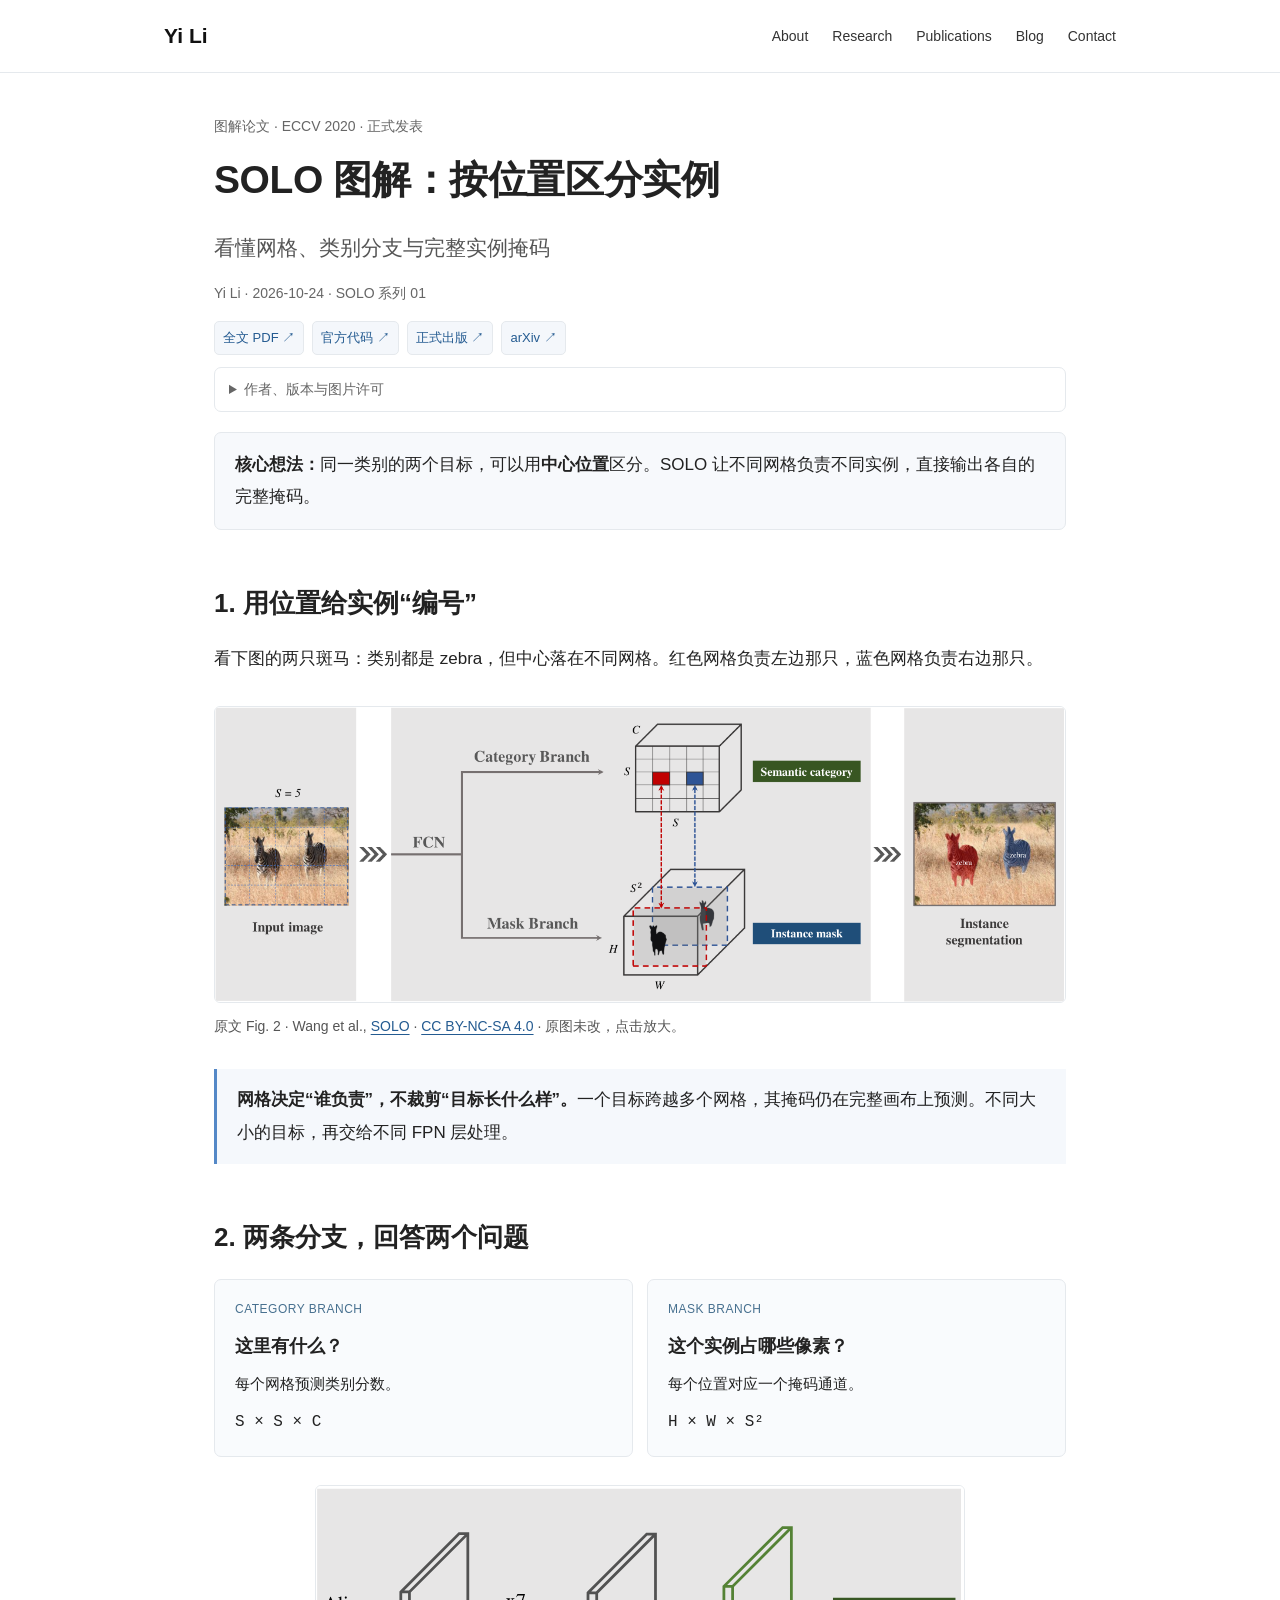
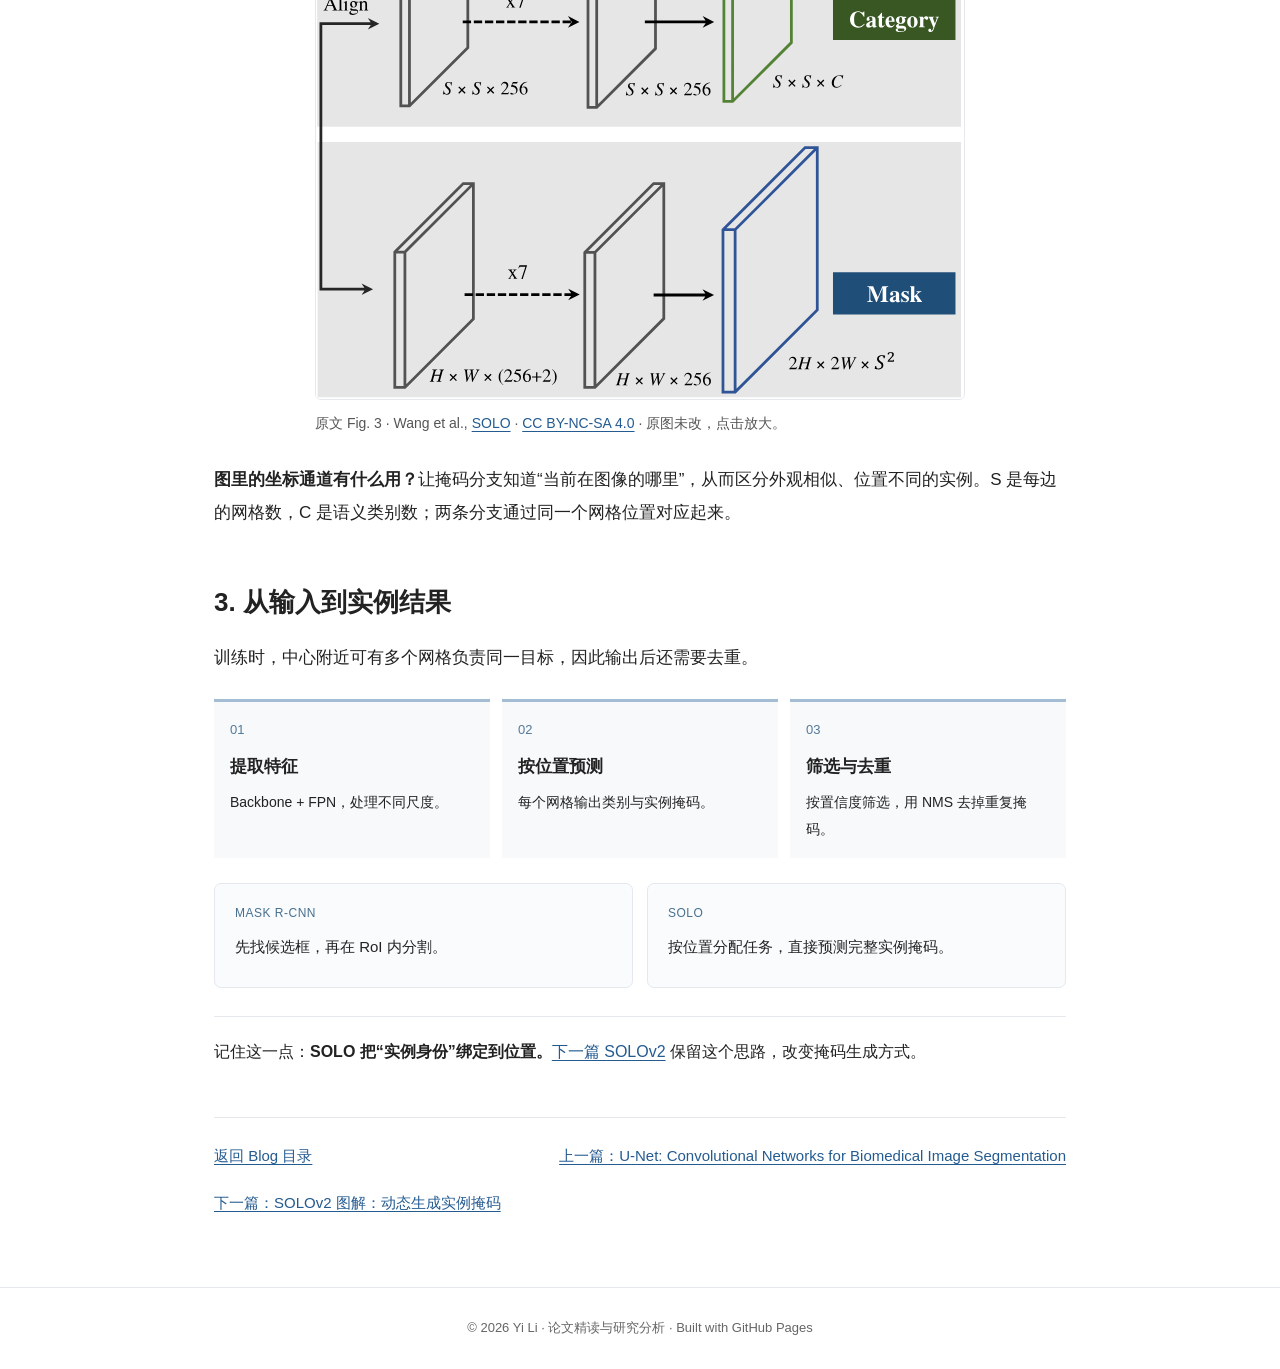
<file: blog/solo.html>
<!DOCTYPE html>
<!-- Generated by scripts/build_blog.py; edit content/ instead. -->
<html lang="zh-CN">
<head>
  <meta charset="utf-8">
  <meta name="viewport" content="width=device-width, initial-scale=1">
  <title>SOLO 图解：按位置区分实例 | Yi Li</title>
  <meta name="description" content="用原文图解读 SOLO 的核心思路：位置如何区分实例，两条分支怎样输出类别和掩码。">
  <meta name="author" content="Yi Li">
  <link rel="stylesheet" href="../assets/css/article.css">
</head>
<body>
<a class="skip-link" href="#article">跳至正文</a>
<header class="site-header"><div class="navbar">
  <a class="site-name" href="../index.html">Yi Li</a>
  <nav class="nav-links" aria-label="主导航">
    <a href="../index.html#about">About</a><a href="../index.html#research">Research</a><a href="../index.html#publications">Publications</a><a href="../index.html#blog">Blog</a><a href="../index.html#contact">Contact</a>
  </nav>
</div></header>
<main class="article-container" id="article"><article>
  <div class="eyebrow">图解论文 · ECCV 2020 · 正式发表</div>
  <h1>SOLO 图解：按位置区分实例</h1>
  <p class="subtitle">看懂网格、类别分支与完整实例掩码</p>
  <p class="meta">Yi Li · 2026-10-24 · SOLO 系列 01</p>
  <nav class="paper-links" aria-label="论文资源"><a href="https://arxiv.org/pdf/1912.04488v3">全文 PDF ↗</a><a href="https://github.com/WXinlong/SOLO">官方代码 ↗</a><a href="https://doi.org/10.1007/978-3-030-58523-5_38">正式出版 ↗</a><a href="https://arxiv.org/abs/1912.04488">arXiv ↗</a></nav>
  <details class="paper-info">
    <summary>作者、版本与图片许可</summary>
    <p><strong>论文：</strong>SOLO: Segmenting Objects by Locations</p>
    <p><strong>作者：</strong>Xinlong Wang, Tao Kong, Chunhua Shen, Yuning Jiang, Lei Li</p>
    <p><strong>版本说明：</strong>ECCV 2020 正式发表；本页图解使用 arXiv:1912.04488v3 的原图。</p>
    <p><strong>图片：</strong>采用 arXiv v3 原图；该版本标注 <a href="https://creativecommons.org/licenses/by-nc-sa/4.0/">CC BY-NC-SA 4.0</a>。图注标明作者、出处与修改情况；图片及其改编沿用该许可。</p>
    <p><strong>代码许可：</strong>仓库 LICENSE 标注 non-commercial purposes；使用与分发前需阅读完整条款。</p>
    <p>资料核验：2026-10-24。</p>
  </details>
  <span id="ref-solo" class="anchor-alias" aria-hidden="true"></span>
<span id="sources" class="anchor-alias" aria-hidden="true"></span>
<div class="intro"><strong>核心想法：</strong>同一类别的两个目标，可以用<strong>中心位置</strong>区分。SOLO 让不同网格负责不同实例，直接输出各自的完整掩码。</div>

<span id="problem" class="anchor-alias" aria-hidden="true"></span>
<h2 id="idea">1. 用位置给实例“编号”</h2>
<p>看下图的两只斑马：类别都是 zebra，但中心落在不同网格。红色网格负责左边那只，蓝色网格负责右边那只。</p>
<figure>
<a href="../assets/figures/solo/paper-framework.png" aria-label="放大 SOLO 原文 Figure 2"><img src="../assets/figures/solo/paper-framework.png" width="1447" height="502" alt="SOLO 原文 Figure 2：两个位置网格分别关联类别预测与不同的完整斑马掩码。"></a>
<figcaption>原文 Fig. 2 · Wang et al., <a href="https://arxiv.org/html/1912.04488v3#S2.F2">SOLO</a> · <a href="https://creativecommons.org/licenses/by-nc-sa/4.0/">CC BY-NC-SA 4.0</a> · 原图未改，点击放大。</figcaption>
</figure>
<div class="takeaway"><strong>网格决定“谁负责”，不裁剪“目标长什么样”。</strong>一个目标跨越多个网格，其掩码仍在完整画布上预测。不同大小的目标，再交给不同 FPN 层处理。</div>

<span id="mechanism" class="anchor-alias" aria-hidden="true"></span>
<h2 id="method">2. 两条分支，回答两个问题</h2>
<div class="method-cards">
<div><span class="step-label">CATEGORY BRANCH</span><strong>这里有什么？</strong><p>每个网格预测类别分数。</p><code>S × S × C</code></div>
<div><span class="step-label">MASK BRANCH</span><strong>这个实例占哪些像素？</strong><p>每个位置对应一个掩码通道。</p><code>H × W × S²</code></div>
</div>
<figure class="figure-narrow">
<a href="../assets/figures/solo/paper-head.svg" aria-label="放大 SOLO 原文 Figure 3"><img src="../assets/figures/solo/paper-head.svg" width="673" height="533" loading="lazy" alt="SOLO 原文 Figure 3：上方类别分支与下方掩码分支；掩码分支拼接坐标信息。"></a>
<figcaption>原文 Fig. 3 · Wang et al., <a href="https://arxiv.org/html/1912.04488v3#S2.F3">SOLO</a> · <a href="https://creativecommons.org/licenses/by-nc-sa/4.0/">CC BY-NC-SA 4.0</a> · 原图未改，点击放大。</figcaption>
</figure>
<p><strong>图里的坐标通道有什么用？</strong>让掩码分支知道“当前在图像的哪里”，从而区分外观相似、位置不同的实例。S 是每边的网格数，C 是语义类别数；两条分支通过同一个网格位置对应起来。</p>

<span id="evidence" class="anchor-alias" aria-hidden="true"></span>
<span id="dense" class="anchor-alias" aria-hidden="true"></span>
<span id="experiments" class="anchor-alias" aria-hidden="true"></span>
<span id="ref-maskrcnn" class="anchor-alias" aria-hidden="true"></span>
<h2 id="pipeline">3. 从输入到实例结果</h2>
<p>训练时，中心附近可有多个网格负责同一目标，因此输出后还需要去重。</p>
<ol class="visual-steps" aria-label="SOLO 方法流程">
<li><span>01</span><strong>提取特征</strong><p>Backbone + FPN，处理不同尺度。</p></li>
<li><span>02</span><strong>按位置预测</strong><p>每个网格输出类别与实例掩码。</p></li>
<li><span>03</span><strong>筛选与去重</strong><p>按置信度筛选，用 NMS 去掉重复掩码。</p></li>
</ol>
<div class="comparison-pair"><div><span class="step-label">MASK R-CNN</span><p>先找候选框，再在 RoI 内分割。</p></div><div><span class="step-label">SOLO</span><p>按位置分配任务，直接预测完整实例掩码。</p></div></div>
<p class="closing-note">记住这一点：<strong>SOLO 把“实例身份”绑定到位置。</strong><a href="solov2.html">下一篇 SOLOv2</a> 保留这个思路，改变掩码生成方式。</p>

  <nav class="article-nav" aria-label="文章导航"><a href="../index.html#blog">返回 Blog 目录</a><a href="unet.html">上一篇：U-Net: Convolutional Networks for Biomedical Image Segmentation</a><a href="solov2.html">下一篇：SOLOv2 图解：动态生成实例掩码</a></nav>
</article></main>
<footer>© 2026 Yi Li · 论文精读与研究分析 · Built with GitHub Pages</footer>
</body>
</html>
</file>
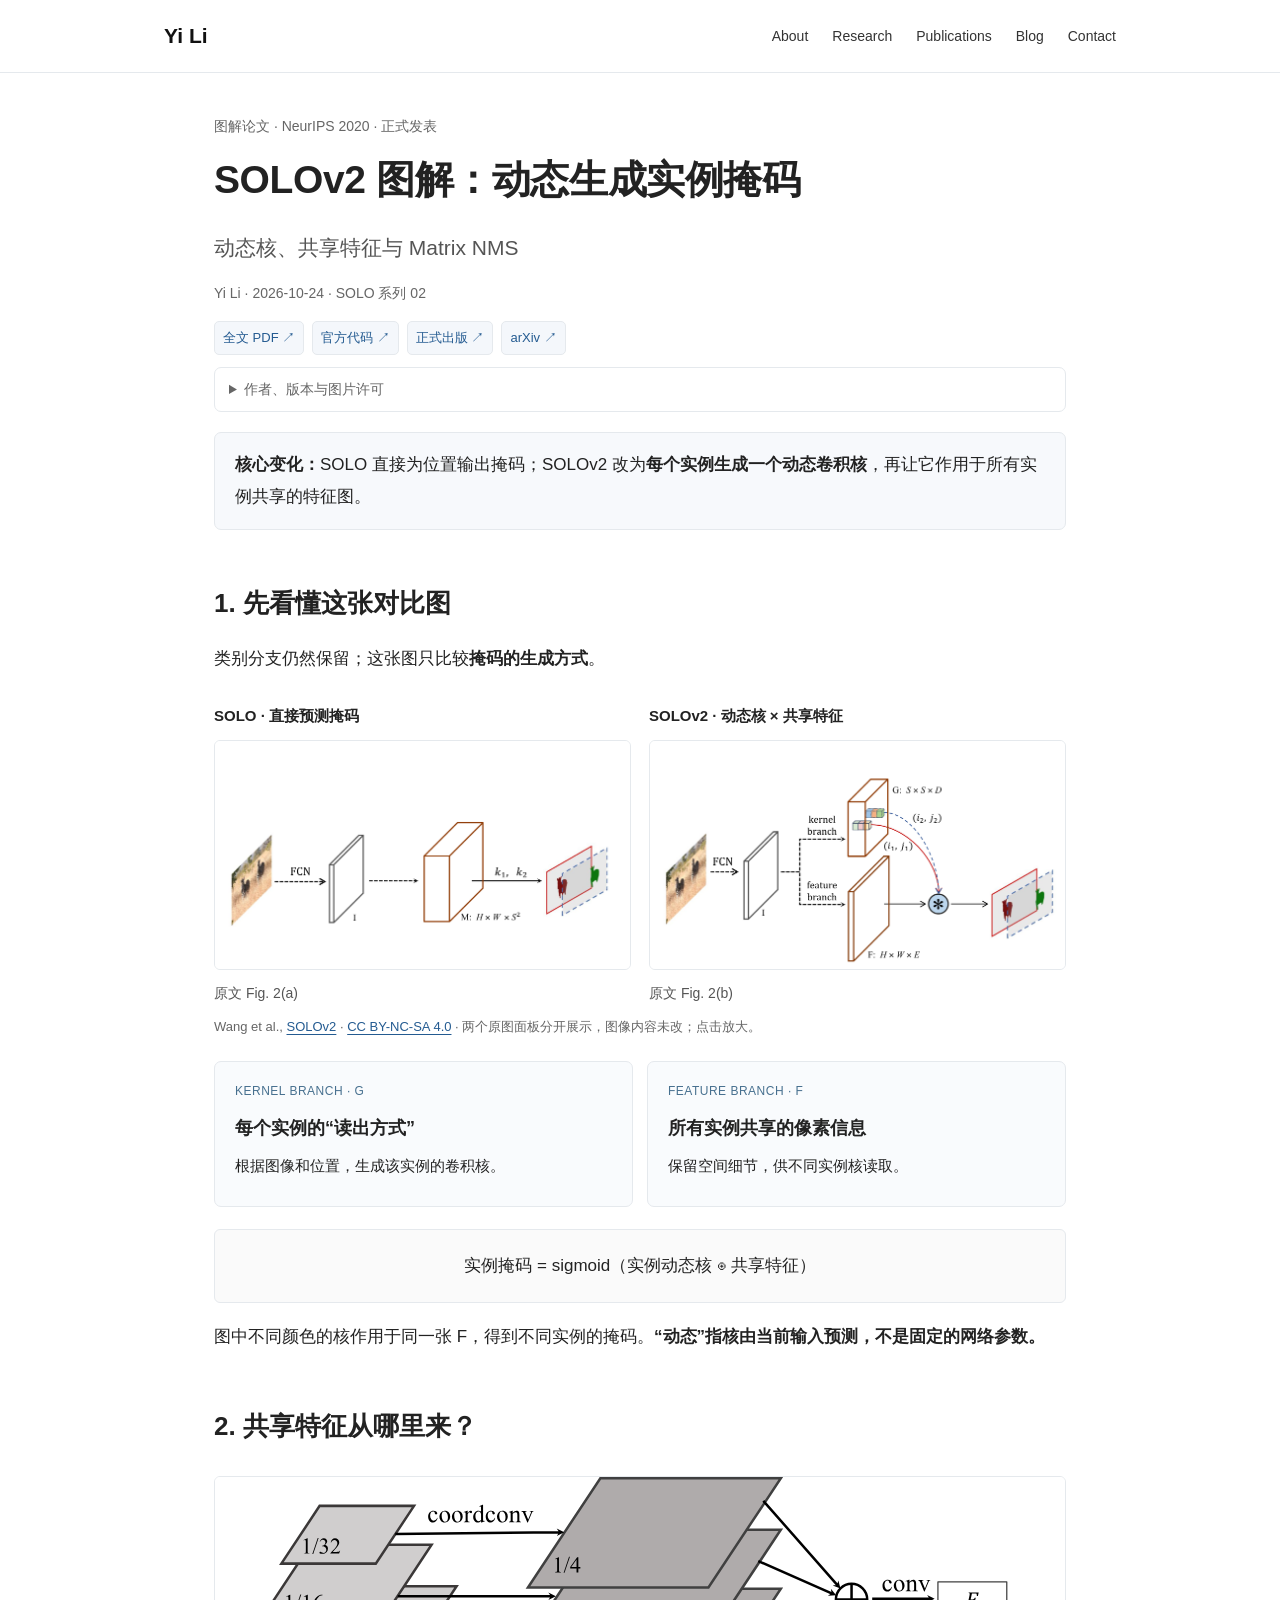
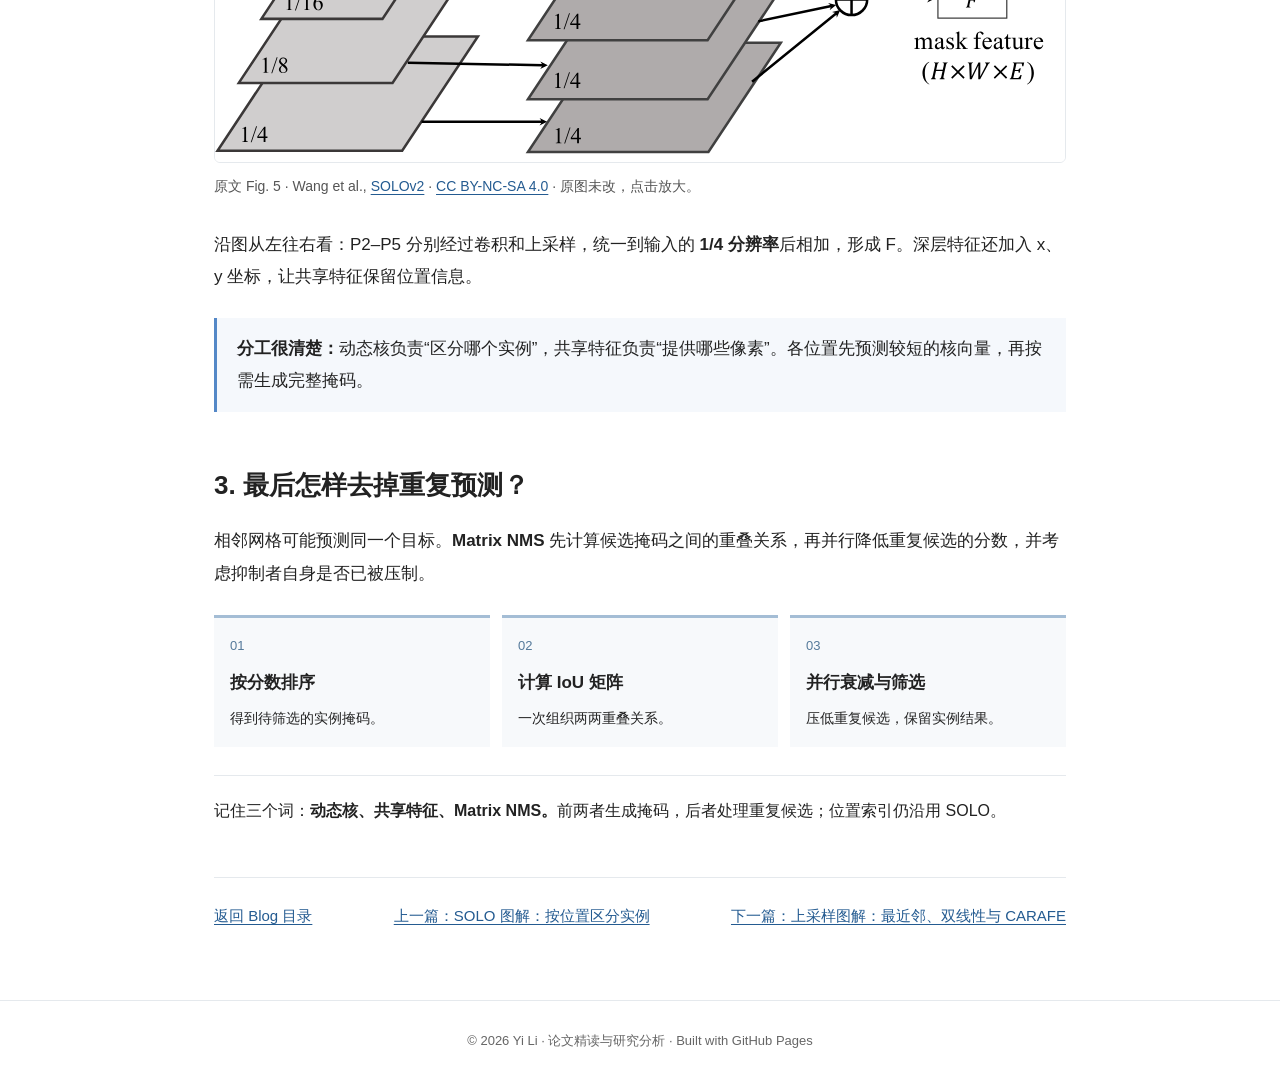
<file: blog/solov2.html>
<!DOCTYPE html>
<!-- Generated by scripts/build_blog.py; edit content/ instead. -->
<html lang="zh-CN">
<head>
  <meta charset="utf-8">
  <meta name="viewport" content="width=device-width, initial-scale=1">
  <title>SOLOv2 图解：动态生成实例掩码 | Yi Li</title>
  <meta name="description" content="用原文图解读 SOLOv2：动态卷积核怎样读取共享特征，Matrix NMS 怎样处理重复实例。">
  <meta name="author" content="Yi Li">
  <link rel="stylesheet" href="../assets/css/article.css">
</head>
<body>
<a class="skip-link" href="#article">跳至正文</a>
<header class="site-header"><div class="navbar">
  <a class="site-name" href="../index.html">Yi Li</a>
  <nav class="nav-links" aria-label="主导航">
    <a href="../index.html#about">About</a><a href="../index.html#research">Research</a><a href="../index.html#publications">Publications</a><a href="../index.html#blog">Blog</a><a href="../index.html#contact">Contact</a>
  </nav>
</div></header>
<main class="article-container" id="article"><article>
  <div class="eyebrow">图解论文 · NeurIPS 2020 · 正式发表</div>
  <h1>SOLOv2 图解：动态生成实例掩码</h1>
  <p class="subtitle">动态核、共享特征与 Matrix NMS</p>
  <p class="meta">Yi Li · 2026-10-24 · SOLO 系列 02</p>
  <nav class="paper-links" aria-label="论文资源"><a href="https://arxiv.org/pdf/2003.10152v3">全文 PDF ↗</a><a href="https://github.com/WXinlong/SOLO">官方代码 ↗</a><a href="https://proceedings.neurips.cc/paper/2020/hash/cd3afef9b8b89558cd56638c3631868a-Abstract.html">正式出版 ↗</a><a href="https://arxiv.org/abs/2003.10152">arXiv ↗</a></nav>
  <details class="paper-info">
    <summary>作者、版本与图片许可</summary>
    <p><strong>论文：</strong>SOLOv2: Dynamic and Fast Instance Segmentation</p>
    <p><strong>作者：</strong>Xinlong Wang, Rufeng Zhang, Tao Kong, Lei Li, Chunhua Shen</p>
    <p><strong>版本说明：</strong>NeurIPS 2020 正式发表；本页图解使用 arXiv:2003.10152v3 的原图。</p>
    <p><strong>图片：</strong>采用 arXiv v3 原图；该版本标注 <a href="https://creativecommons.org/licenses/by-nc-sa/4.0/">CC BY-NC-SA 4.0</a>。图注标明作者、出处与修改情况；图片及其改编沿用该许可。</p>
    <p><strong>代码许可：</strong>仓库 LICENSE 标注 non-commercial purposes；作者另在 AdelaiDet 提供实现，许可应按实际选用仓库检查。</p>
    <p>资料核验：2026-10-24。</p>
  </details>
  <span id="ref-solov2" class="anchor-alias" aria-hidden="true"></span>
<span id="sources" class="anchor-alias" aria-hidden="true"></span>
<div class="intro"><strong>核心变化：</strong>SOLO 直接为位置输出掩码；SOLOv2 改为<strong>每个实例生成一个动态卷积核</strong>，再让它作用于所有实例共享的特征图。</div>

<span id="problem" class="anchor-alias" aria-hidden="true"></span>
<span id="dynamic" class="anchor-alias" aria-hidden="true"></span>
<h2 id="idea">1. 先看懂这张对比图</h2>
<p>类别分支仍然保留；这张图只比较<strong>掩码的生成方式</strong>。</p>
<div class="figure-pair">
<figure><div class="panel-label">SOLO · 直接预测掩码</div><a href="../assets/figures/solov2/paper-solo-head.png" aria-label="放大原文 Figure 2a：SOLO"><img src="../assets/figures/solov2/paper-solo-head.png" width="840" height="461" alt="原文 Figure 2a：SOLO 用位置对应的输出通道直接预测实例掩码。"></a><figcaption>原文 Fig. 2(a)</figcaption></figure>
<figure><div class="panel-label">SOLOv2 · 动态核 × 共享特征</div><a href="../assets/figures/solov2/paper-dynamic-head.png" aria-label="放大原文 Figure 2b：SOLOv2"><img src="../assets/figures/solov2/paper-dynamic-head.png" width="840" height="461" alt="原文 Figure 2b：上方 kernel branch 产生位置相关卷积核，下方 feature branch 生成共享特征，动态卷积得到各实例掩码。"></a><figcaption>原文 Fig. 2(b)</figcaption></figure>
</div>
<p class="figure-credit">Wang et al., <a href="https://arxiv.org/html/2003.10152v3#S2.F2">SOLOv2</a> · <a href="https://creativecommons.org/licenses/by-nc-sa/4.0/">CC BY-NC-SA 4.0</a> · 两个原图面板分开展示，图像内容未改；点击放大。</p>
<div class="method-cards">
<div><span class="step-label">KERNEL BRANCH · G</span><strong>每个实例的“读出方式”</strong><p>根据图像和位置，生成该实例的卷积核。</p></div>
<div><span class="step-label">FEATURE BRANCH · F</span><strong>所有实例共享的像素信息</strong><p>保留空间细节，供不同实例核读取。</p></div>
</div>
<div class="formula">实例掩码 = sigmoid（实例动态核 ⊛ 共享特征）</div>
<p>图中不同颜色的核作用于同一张 F，得到不同实例的掩码。<strong>“动态”指核由当前输入预测，不是固定的网络参数。</strong></p>

<span id="evidence" class="anchor-alias" aria-hidden="true"></span>
<h2 id="feature">2. 共享特征从哪里来？</h2>
<figure>
<a href="../assets/figures/solov2/paper-mask-feature.svg" aria-label="放大 SOLOv2 原文 Figure 5"><img src="../assets/figures/solov2/paper-mask-feature.svg" width="1358" height="454" loading="lazy" alt="原文 Figure 5：FPN 的 P2 到 P5 经卷积和上采样对齐后相加，得到四分之一输入尺度的统一掩码特征 F。"></a>
<figcaption>原文 Fig. 5 · Wang et al., <a href="https://arxiv.org/html/2003.10152v3#A2.F5">SOLOv2</a> · <a href="https://creativecommons.org/licenses/by-nc-sa/4.0/">CC BY-NC-SA 4.0</a> · 原图未改，点击放大。</figcaption>
</figure>
<p>沿图从左往右看：P2–P5 分别经过卷积和上采样，统一到输入的 <strong>1/4 分辨率</strong>后相加，形成 F。深层特征还加入 x、y 坐标，让共享特征保留位置信息。</p>
<div class="takeaway"><strong>分工很清楚：</strong>动态核负责“区分哪个实例”，共享特征负责“提供哪些像素”。各位置先预测较短的核向量，再按需生成完整掩码。</div>

<span id="research" class="anchor-alias" aria-hidden="true"></span>
<h2 id="nms">3. 最后怎样去掉重复预测？</h2>
<p>相邻网格可能预测同一个目标。<strong>Matrix NMS</strong> 先计算候选掩码之间的重叠关系，再并行降低重复候选的分数，并考虑抑制者自身是否已被压制。</p>
<ol class="visual-steps" aria-label="Matrix NMS 示意流程">
<li><span>01</span><strong>按分数排序</strong><p>得到待筛选的实例掩码。</p></li>
<li><span>02</span><strong>计算 IoU 矩阵</strong><p>一次组织两两重叠关系。</p></li>
<li><span>03</span><strong>并行衰减与筛选</strong><p>压低重复候选，保留实例结果。</p></li>
</ol>
<p class="closing-note">记住三个词：<strong>动态核、共享特征、Matrix NMS。</strong>前两者生成掩码，后者处理重复候选；位置索引仍沿用 SOLO。</p>

  <nav class="article-nav" aria-label="文章导航"><a href="../index.html#blog">返回 Blog 目录</a><a href="solo.html">上一篇：SOLO 图解：按位置区分实例</a><a href="upsampling.html">下一篇：上采样图解：最近邻、双线性与 CARAFE</a></nav>
</article></main>
<footer>© 2026 Yi Li · 论文精读与研究分析 · Built with GitHub Pages</footer>
</body>
</html>
</file>
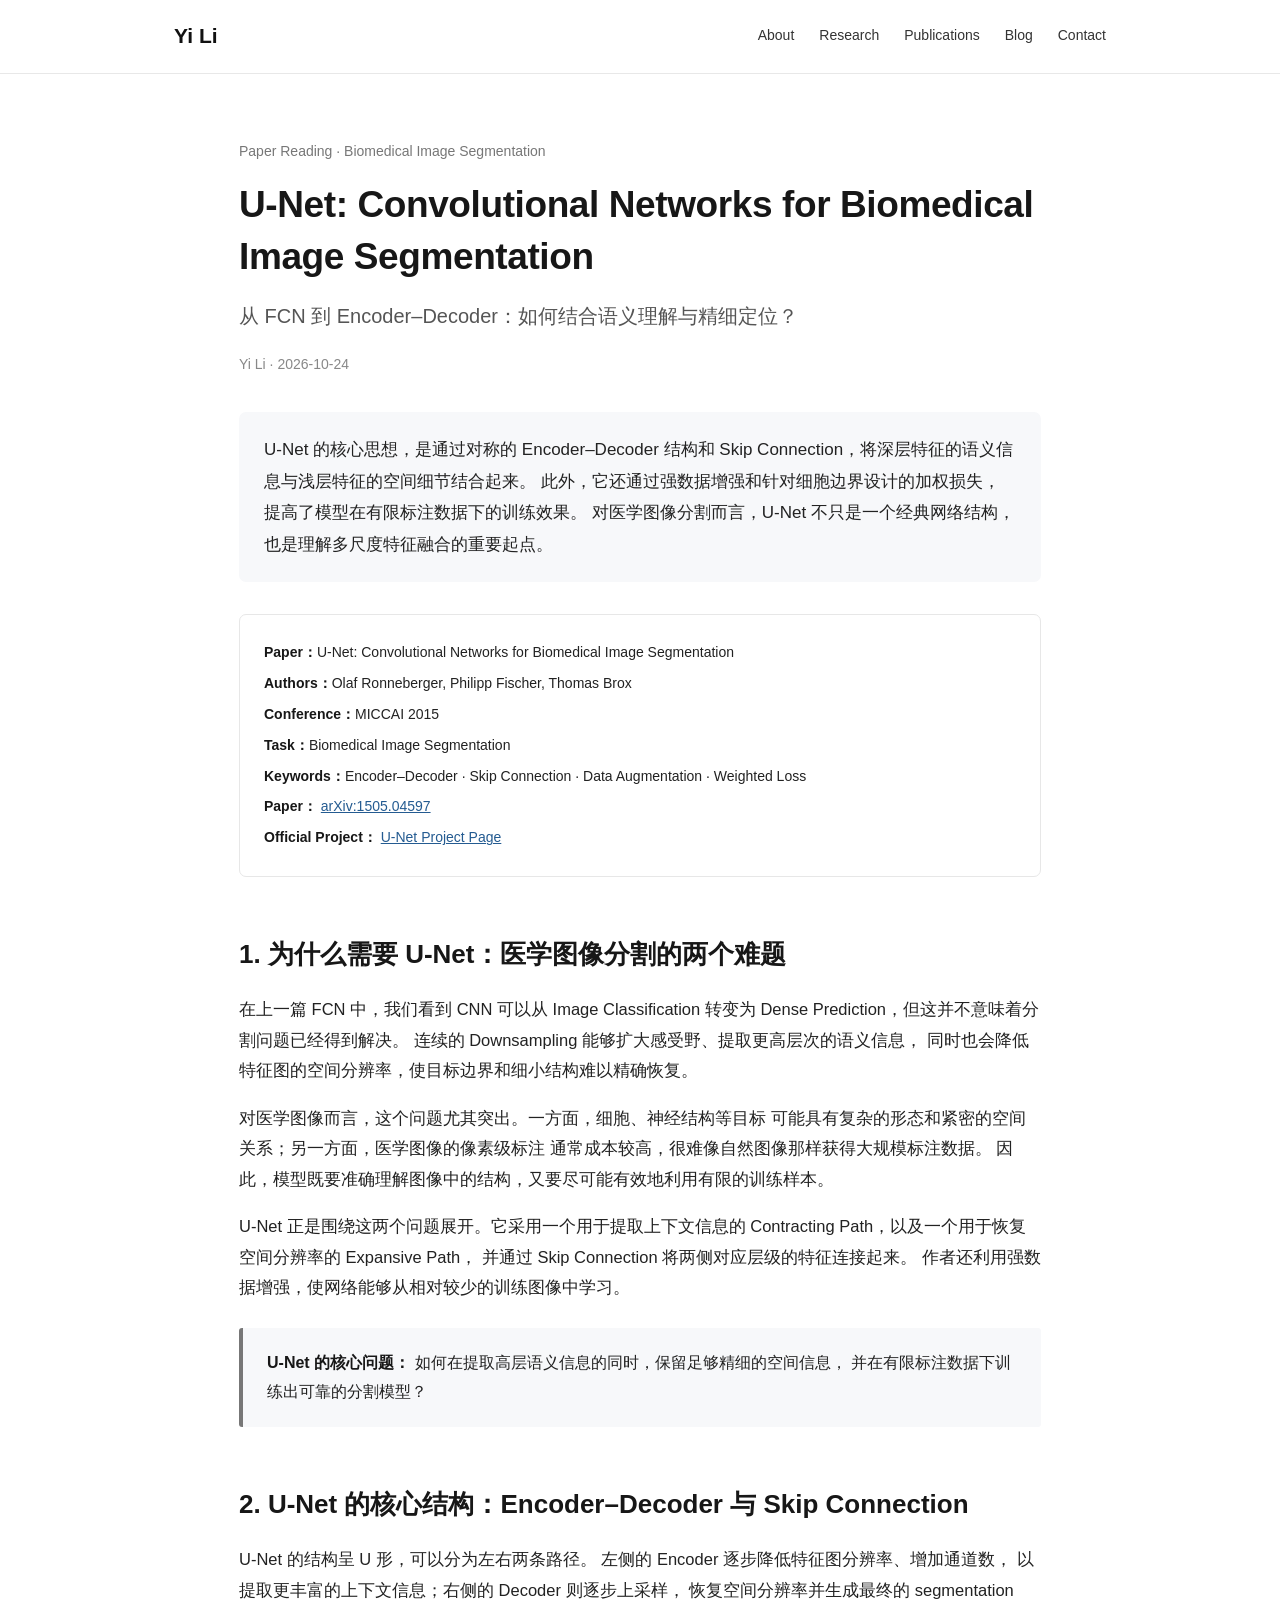
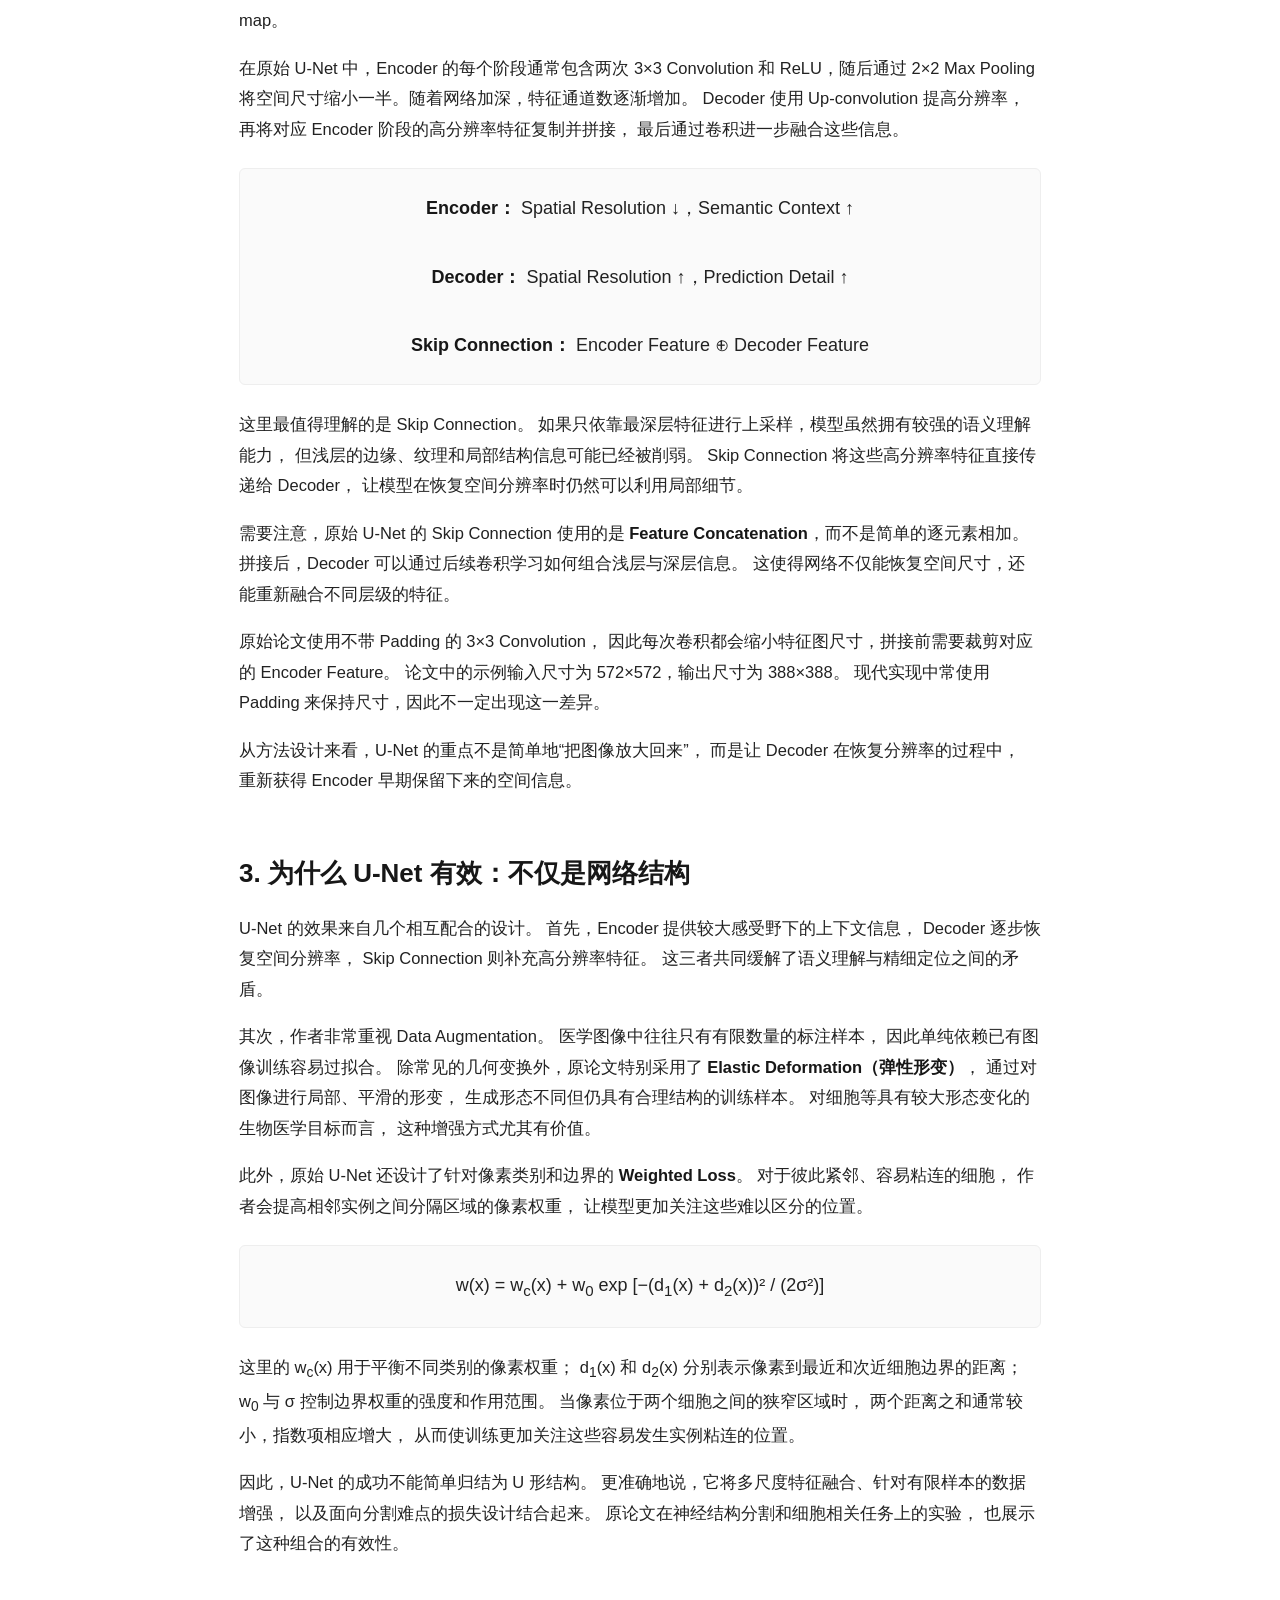
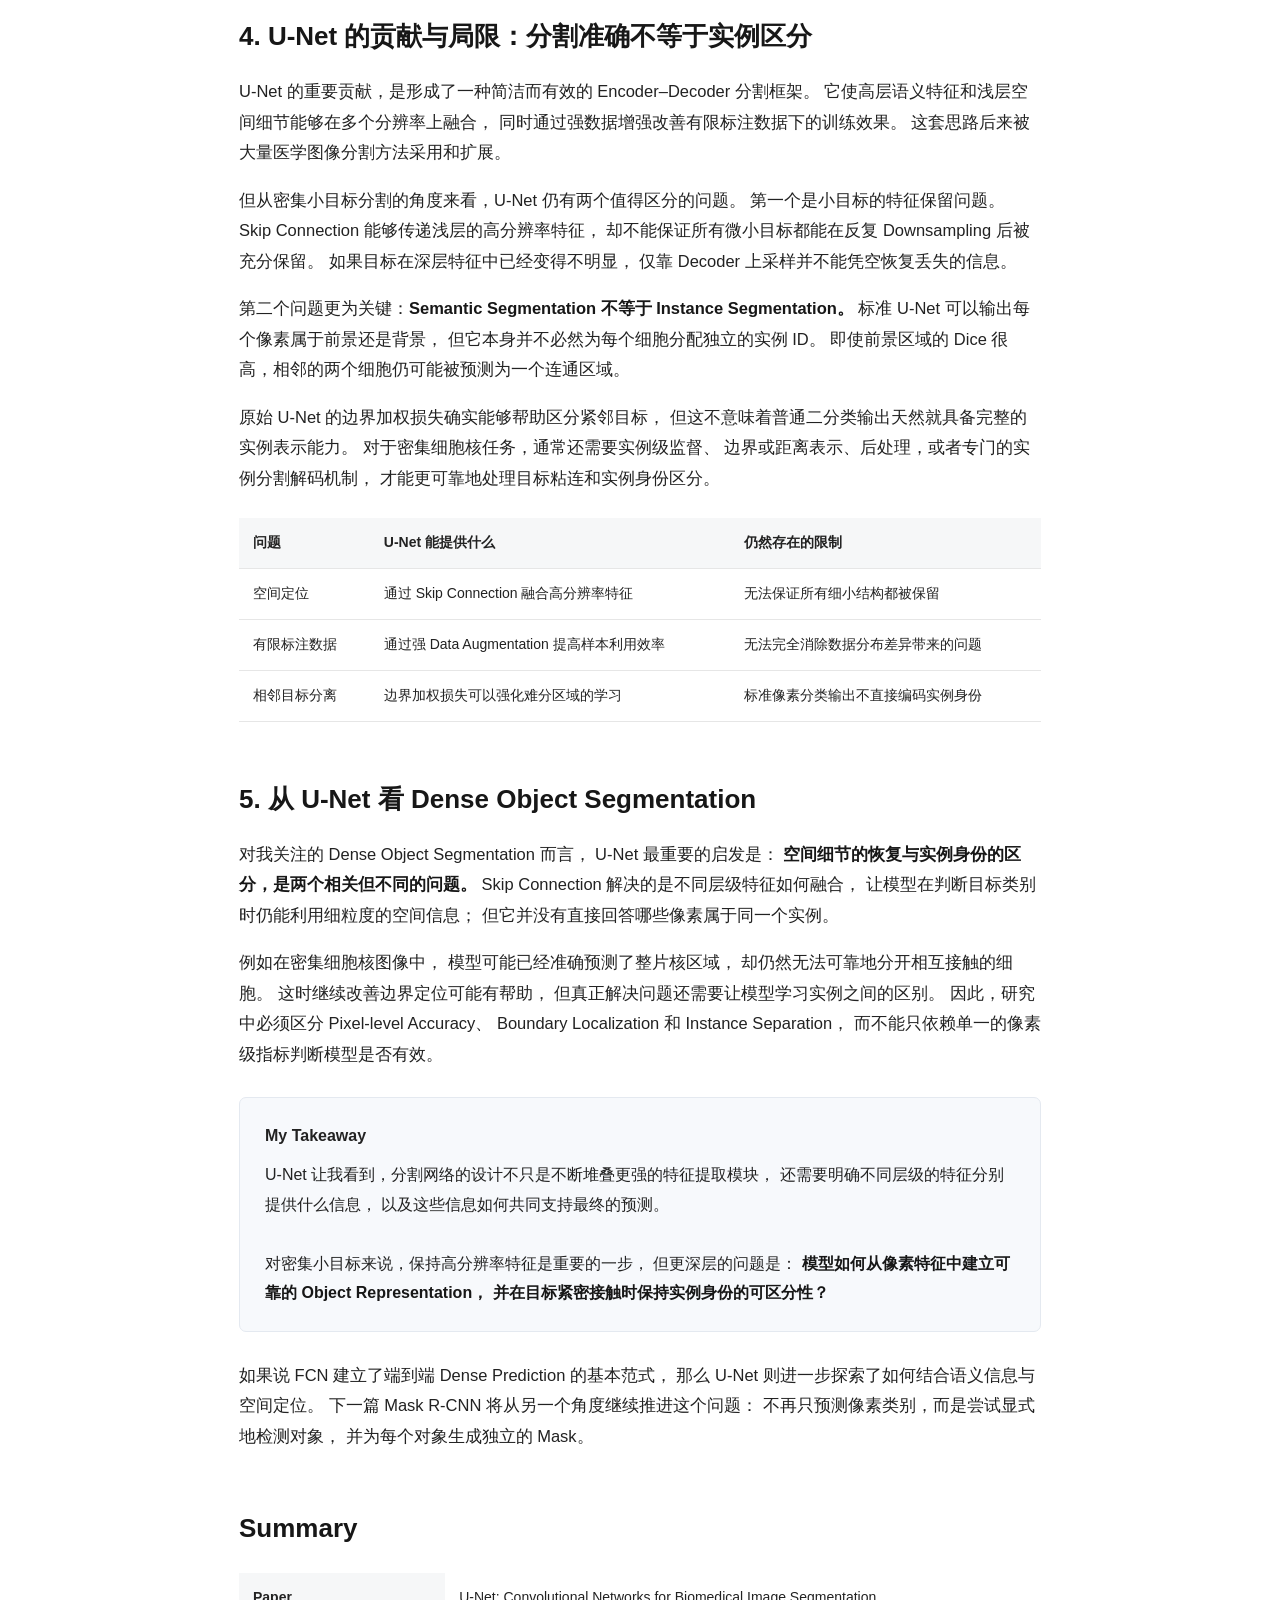
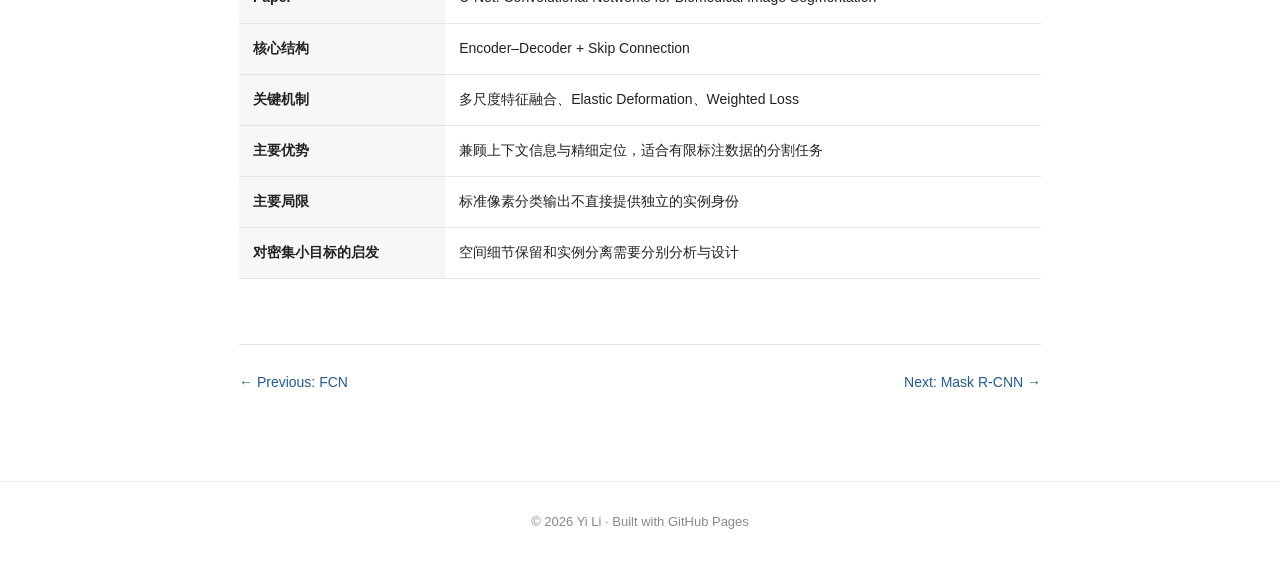
<file: blog/unet.html>
<!DOCTYPE html>
<html lang="zh-CN">
<head>
    <meta charset="UTF-8">
    <meta name="viewport" content="width=device-width, initial-scale=1.0">
    <title>U-Net: Convolutional Networks for Biomedical Image Segmentation | Yi Li</title>
    <meta name="description" content="U-Net 论文精读：理解 Encoder-Decoder、Skip Connection，以及它对医学图像与密集目标分割的启发。">

    <style>
        * { box-sizing: border-box; }

        html { scroll-behavior: smooth; }

        body {
            margin: 0;
            font-family: -apple-system, BlinkMacSystemFont, "Segoe UI",
                "Microsoft YaHei", "PingFang SC", Arial, sans-serif;
            color: #222;
            background: #fff;
            line-height: 1.85;
        }

        header {
            background: rgba(255,255,255,.97);
            border-bottom: 1px solid #e8e8e8;
            position: sticky;
            top: 0;
            z-index: 10;
        }

        .navbar {
            max-width: 980px;
            margin: auto;
            padding: 17px 24px;
            display: flex;
            justify-content: space-between;
            align-items: center;
        }

        .site-name {
            color: #111;
            font-size: 21px;
            font-weight: 700;
            text-decoration: none;
        }

        .nav-links {
            display: flex;
            gap: 25px;
            flex-wrap: wrap;
        }

        .nav-links a {
            color: #333;
            font-size: 14px;
            text-decoration: none;
        }

        a { color: #245b91; }
        a:hover { color: #0874c9; }

        .article-container {
            max-width: 850px;
            margin: auto;
            padding: 65px 24px 85px;
        }

        .article-category {
            color: #777;
            font-size: 14px;
            margin-bottom: 14px;
        }

        h1 {
            color: #171717;
            font-size: 37px;
            line-height: 1.4;
            margin: 0 0 16px;
            letter-spacing: -.4px;
        }

        .subtitle {
            color: #555;
            font-size: 20px;
            margin-bottom: 17px;
        }

        .meta {
            color: #888;
            font-size: 14px;
        }

        .intro {
            margin-top: 34px;
            padding: 22px 25px;
            background: #f7f8fa;
            border-radius: 7px;
            font-size: 17px;
        }

        .paper-info {
            margin: 32px 0 42px;
            padding: 20px 24px;
            border: 1px solid #e7e7e7;
            border-radius: 7px;
        }

        .paper-info p {
            margin: 5px 0;
            font-size: 14px;
        }

        article h2 {
            margin: 58px 0 20px;
            color: #171717;
            font-size: 26px;
            line-height: 1.5;
        }

        article p {
            font-size: 16.5px;
            margin: 17px 0;
        }

        strong { color: #171717; }

        .concept {
            margin: 25px 0;
            padding: 20px 24px;
            background: #f7f8fa;
            border-left: 4px solid #777;
            border-radius: 3px;
        }

        .formula {
            margin: 24px 0;
            padding: 22px;
            text-align: center;
            background: #fafafa;
            border: 1px solid #eee;
            border-radius: 6px;
            font-size: 18px;
            line-height: 1.9;
            overflow-wrap: anywhere;
        }

        .table-wrapper {
            overflow-x: auto;
            margin: 25px 0;
        }

        table {
            width: 100%;
            border-collapse: collapse;
            font-size: 14px;
        }

        th, td {
            padding: 12px 14px;
            text-align: left;
            border-bottom: 1px solid #e6e6e6;
            vertical-align: top;
        }

        th {
            background: #f6f7f8;
            font-weight: 600;
        }

        .research-note {
            margin: 28px 0;
            padding: 23px 25px;
            background: #f7f9fc;
            border: 1px solid #e4e9f0;
            border-radius: 7px;
        }

        .research-note-title {
            font-size: 16px;
            font-weight: 700;
            margin-bottom: 9px;
        }

        .article-nav {
            display: flex;
            justify-content: space-between;
            gap: 20px;
            margin-top: 65px;
            padding-top: 25px;
            border-top: 1px solid #e5e5e5;
        }

        .article-nav a {
            font-size: 14px;
            text-decoration: none;
        }

        footer {
            border-top: 1px solid #eee;
            padding: 28px 20px;
            text-align: center;
            color: #888;
            font-size: 13px;
        }

        @media (max-width: 700px) {
            .navbar {
                align-items: flex-start;
                flex-direction: column;
                gap: 12px;
            }

            .nav-links { gap: 16px; }

            .article-container { padding-top: 42px; }

            h1 { font-size: 30px; }

            .subtitle { font-size: 18px; }

            article h2 { font-size: 23px; }

            article p { font-size: 16px; }

            .article-nav { flex-direction: column; }
        }
    </style>
</head>

<body>

<header>
    <div class="navbar">
        <a class="site-name" href="../index.html">Yi Li</a>
        <nav class="nav-links">
            <a href="../index.html#about">About</a>
            <a href="../index.html#research">Research</a>
            <a href="../index.html#publications">Publications</a>
            <a href="../index.html#blog">Blog</a>
            <a href="../index.html#contact">Contact</a>
        </nav>
    </div>
</header>

<main class="article-container">
<article>

    <div class="article-category">
        Paper Reading · Biomedical Image Segmentation
    </div>

    <h1>U-Net: Convolutional Networks for Biomedical Image Segmentation</h1>

    <div class="subtitle">
        从 FCN 到 Encoder–Decoder：如何结合语义理解与精细定位？
    </div>

    <div class="meta">Yi Li · 2026-10-24</div>

    <div class="intro">
        U-Net 的核心思想，是通过对称的 Encoder–Decoder 结构和
        Skip Connection，将深层特征的语义信息与浅层特征的空间细节结合起来。
        此外，它还通过强数据增强和针对细胞边界设计的加权损失，
        提高了模型在有限标注数据下的训练效果。
        对医学图像分割而言，U-Net 不只是一个经典网络结构，
        也是理解多尺度特征融合的重要起点。
    </div>

    <div class="paper-info">
        <p><strong>Paper：</strong>U-Net: Convolutional Networks for Biomedical Image Segmentation</p>
        <p><strong>Authors：</strong>Olaf Ronneberger, Philipp Fischer, Thomas Brox</p>
        <p><strong>Conference：</strong>MICCAI 2015</p>
        <p><strong>Task：</strong>Biomedical Image Segmentation</p>
        <p><strong>Keywords：</strong>Encoder–Decoder · Skip Connection · Data Augmentation · Weighted Loss</p>
        <p><strong>Paper：</strong>
            <a href="https://arxiv.org/abs/1505.04597" target="_blank" rel="noopener noreferrer">arXiv:1505.04597</a>
        </p>
        <p><strong>Official Project：</strong>
            <a href="https://lmb.informatik.uni-freiburg.de/people/ronneber/u-net/" target="_blank" rel="noopener noreferrer">U-Net Project Page</a>
        </p>
    </div>

    <h2>1. 为什么需要 U-Net：医学图像分割的两个难题</h2>

    <p>
        在上一篇 FCN 中，我们看到 CNN 可以从 Image Classification
        转变为 Dense Prediction，但这并不意味着分割问题已经得到解决。
        连续的 Downsampling 能够扩大感受野、提取更高层次的语义信息，
        同时也会降低特征图的空间分辨率，使目标边界和细小结构难以精确恢复。
    </p>

    <p>
        对医学图像而言，这个问题尤其突出。一方面，细胞、神经结构等目标
        可能具有复杂的形态和紧密的空间关系；另一方面，医学图像的像素级标注
        通常成本较高，很难像自然图像那样获得大规模标注数据。
        因此，模型既要准确理解图像中的结构，又要尽可能有效地利用有限的训练样本。
    </p>

    <p>
        U-Net 正是围绕这两个问题展开。它采用一个用于提取上下文信息的
        Contracting Path，以及一个用于恢复空间分辨率的 Expansive Path，
        并通过 Skip Connection 将两侧对应层级的特征连接起来。
        作者还利用强数据增强，使网络能够从相对较少的训练图像中学习。
    </p>

    <div class="concept">
        <strong>U-Net 的核心问题：</strong>
        如何在提取高层语义信息的同时，保留足够精细的空间信息，
        并在有限标注数据下训练出可靠的分割模型？
    </div>

    <h2>2. U-Net 的核心结构：Encoder–Decoder 与 Skip Connection</h2>

    <p>
        U-Net 的结构呈 U 形，可以分为左右两条路径。
        左侧的 Encoder 逐步降低特征图分辨率、增加通道数，
        以提取更丰富的上下文信息；右侧的 Decoder 则逐步上采样，
        恢复空间分辨率并生成最终的 segmentation map。
    </p>

    <p>
        在原始 U-Net 中，Encoder 的每个阶段通常包含两次
        3×3 Convolution 和 ReLU，随后通过 2×2 Max Pooling
        将空间尺寸缩小一半。随着网络加深，特征通道数逐渐增加。
        Decoder 使用 Up-convolution 提高分辨率，
        再将对应 Encoder 阶段的高分辨率特征复制并拼接，
        最后通过卷积进一步融合这些信息。
    </p>

    <div class="formula">
        <strong>Encoder：</strong>
        Spatial Resolution ↓，Semantic Context ↑
        <br><br>
        <strong>Decoder：</strong>
        Spatial Resolution ↑，Prediction Detail ↑
        <br><br>
        <strong>Skip Connection：</strong>
        Encoder Feature ⊕ Decoder Feature
    </div>

    <p>
        这里最值得理解的是 Skip Connection。
        如果只依靠最深层特征进行上采样，模型虽然拥有较强的语义理解能力，
        但浅层的边缘、纹理和局部结构信息可能已经被削弱。
        Skip Connection 将这些高分辨率特征直接传递给 Decoder，
        让模型在恢复空间分辨率时仍然可以利用局部细节。
    </p>

    <p>
        需要注意，原始 U-Net 的 Skip Connection 使用的是
        <strong>Feature Concatenation</strong>，而不是简单的逐元素相加。
        拼接后，Decoder 可以通过后续卷积学习如何组合浅层与深层信息。
        这使得网络不仅能恢复空间尺寸，还能重新融合不同层级的特征。
    </p>

    <p>
        原始论文使用不带 Padding 的 3×3 Convolution，
        因此每次卷积都会缩小特征图尺寸，拼接前需要裁剪对应的 Encoder Feature。
        论文中的示例输入尺寸为 572×572，输出尺寸为 388×388。
        现代实现中常使用 Padding 来保持尺寸，因此不一定出现这一差异。
    </p>

    <p>
        从方法设计来看，U-Net 的重点不是简单地“把图像放大回来”，
        而是让 Decoder 在恢复分辨率的过程中，
        重新获得 Encoder 早期保留下来的空间信息。
    </p>

    <h2>3. 为什么 U-Net 有效：不仅是网络结构</h2>

    <p>
        U-Net 的效果来自几个相互配合的设计。
        首先，Encoder 提供较大感受野下的上下文信息，
        Decoder 逐步恢复空间分辨率，
        Skip Connection 则补充高分辨率特征。
        这三者共同缓解了语义理解与精细定位之间的矛盾。
    </p>

    <p>
        其次，作者非常重视 Data Augmentation。
        医学图像中往往只有有限数量的标注样本，
        因此单纯依赖已有图像训练容易过拟合。
        除常见的几何变换外，原论文特别采用了
        <strong>Elastic Deformation（弹性形变）</strong>，
        通过对图像进行局部、平滑的形变，
        生成形态不同但仍具有合理结构的训练样本。
        对细胞等具有较大形态变化的生物医学目标而言，
        这种增强方式尤其有价值。
    </p>

    <p>
        此外，原始 U-Net 还设计了针对像素类别和边界的
        <strong>Weighted Loss</strong>。
        对于彼此紧邻、容易粘连的细胞，
        作者会提高相邻实例之间分隔区域的像素权重，
        让模型更加关注这些难以区分的位置。
    </p>

    <div class="formula">
        w(x) = w<sub>c</sub>(x)
        + w<sub>0</sub> exp
        <span aria-label="负的距离和平方除以二倍 sigma 平方">
            [−(d<sub>1</sub>(x) + d<sub>2</sub>(x))² / (2σ²)]
        </span>
    </div>

    <p>
        这里的 w<sub>c</sub>(x) 用于平衡不同类别的像素权重；
        d<sub>1</sub>(x) 和 d<sub>2</sub>(x) 分别表示像素到最近和次近细胞边界的距离；
        w<sub>0</sub> 与 σ 控制边界权重的强度和作用范围。
        当像素位于两个细胞之间的狭窄区域时，
        两个距离之和通常较小，指数项相应增大，
        从而使训练更加关注这些容易发生实例粘连的位置。
    </p>

    <p>
        因此，U-Net 的成功不能简单归结为 U 形结构。
        更准确地说，它将多尺度特征融合、针对有限样本的数据增强，
        以及面向分割难点的损失设计结合起来。
        原论文在神经结构分割和细胞相关任务上的实验，
        也展示了这种组合的有效性。
    </p>

    <h2>4. U-Net 的贡献与局限：分割准确不等于实例区分</h2>

    <p>
        U-Net 的重要贡献，是形成了一种简洁而有效的
        Encoder–Decoder 分割框架。
        它使高层语义特征和浅层空间细节能够在多个分辨率上融合，
        同时通过强数据增强改善有限标注数据下的训练效果。
        这套思路后来被大量医学图像分割方法采用和扩展。
    </p>

    <p>
        但从密集小目标分割的角度来看，U-Net 仍有两个值得区分的问题。
        第一个是小目标的特征保留问题。
        Skip Connection 能够传递浅层的高分辨率特征，
        却不能保证所有微小目标都能在反复 Downsampling 后被充分保留。
        如果目标在深层特征中已经变得不明显，
        仅靠 Decoder 上采样并不能凭空恢复丢失的信息。
    </p>

    <p>
        第二个问题更为关键：<strong>Semantic Segmentation 不等于 Instance Segmentation。</strong>
        标准 U-Net 可以输出每个像素属于前景还是背景，
        但它本身并不必然为每个细胞分配独立的实例 ID。
        即使前景区域的 Dice 很高，相邻的两个细胞仍可能被预测为一个连通区域。
    </p>

    <p>
        原始 U-Net 的边界加权损失确实能够帮助区分紧邻目标，
        但这不意味着普通二分类输出天然就具备完整的实例表示能力。
        对于密集细胞核任务，通常还需要实例级监督、
        边界或距离表示、后处理，或者专门的实例分割解码机制，
        才能更可靠地处理目标粘连和实例身份区分。
    </p>

    <div class="table-wrapper">
        <table>
            <thead>
                <tr>
                    <th>问题</th>
                    <th>U-Net 能提供什么</th>
                    <th>仍然存在的限制</th>
                </tr>
            </thead>
            <tbody>
                <tr>
                    <td>空间定位</td>
                    <td>通过 Skip Connection 融合高分辨率特征</td>
                    <td>无法保证所有细小结构都被保留</td>
                </tr>
                <tr>
                    <td>有限标注数据</td>
                    <td>通过强 Data Augmentation 提高样本利用效率</td>
                    <td>无法完全消除数据分布差异带来的问题</td>
                </tr>
                <tr>
                    <td>相邻目标分离</td>
                    <td>边界加权损失可以强化难分区域的学习</td>
                    <td>标准像素分类输出不直接编码实例身份</td>
                </tr>
            </tbody>
        </table>
    </div>

    <h2>5. 从 U-Net 看 Dense Object Segmentation</h2>

    <p>
        对我关注的 Dense Object Segmentation 而言，
        U-Net 最重要的启发是：
        <strong>空间细节的恢复与实例身份的区分，是两个相关但不同的问题。</strong>
        Skip Connection 解决的是不同层级特征如何融合，
        让模型在判断目标类别时仍能利用细粒度的空间信息；
        但它并没有直接回答哪些像素属于同一个实例。
    </p>

    <p>
        例如在密集细胞核图像中，
        模型可能已经准确预测了整片核区域，
        却仍然无法可靠地分开相互接触的细胞。
        这时继续改善边界定位可能有帮助，
        但真正解决问题还需要让模型学习实例之间的区别。
        因此，研究中必须区分 Pixel-level Accuracy、
        Boundary Localization 和 Instance Separation，
        而不能只依赖单一的像素级指标判断模型是否有效。
    </p>

    <div class="research-note">
        <div class="research-note-title">My Takeaway</div>
        U-Net 让我看到，分割网络的设计不只是不断堆叠更强的特征提取模块，
        还需要明确不同层级的特征分别提供什么信息，
        以及这些信息如何共同支持最终的预测。
        <br><br>
        对密集小目标来说，保持高分辨率特征是重要的一步，
        但更深层的问题是：
        <strong>模型如何从像素特征中建立可靠的 Object Representation，
        并在目标紧密接触时保持实例身份的可区分性？</strong>
    </div>

    <p>
        如果说 FCN 建立了端到端 Dense Prediction 的基本范式，
        那么 U-Net 则进一步探索了如何结合语义信息与空间定位。
        下一篇 Mask R-CNN 将从另一个角度继续推进这个问题：
        不再只预测像素类别，而是尝试显式地检测对象，
        并为每个对象生成独立的 Mask。
    </p>

    <h2>Summary</h2>

    <div class="table-wrapper">
        <table>
            <tbody>
                <tr>
                    <th>Paper</th>
                    <td>U-Net: Convolutional Networks for Biomedical Image Segmentation</td>
                </tr>
                <tr>
                    <th>核心结构</th>
                    <td>Encoder–Decoder + Skip Connection</td>
                </tr>
                <tr>
                    <th>关键机制</th>
                    <td>多尺度特征融合、Elastic Deformation、Weighted Loss</td>
                </tr>
                <tr>
                    <th>主要优势</th>
                    <td>兼顾上下文信息与精细定位，适合有限标注数据的分割任务</td>
                </tr>
                <tr>
                    <th>主要局限</th>
                    <td>标准像素分类输出不直接提供独立的实例身份</td>
                </tr>
                <tr>
                    <th>对密集小目标的启发</th>
                    <td>空间细节保留和实例分离需要分别分析与设计</td>
                </tr>
            </tbody>
        </table>
    </div>

    <div class="article-nav">
        <a href="fcn.html">← Previous: FCN</a>
        <a href="mask-rcnn.html">Next: Mask R-CNN →</a>
    </div>

</article>
</main>

<footer>
    © 2026 Yi Li · Built with GitHub Pages
</footer>

</body>
</html>
</file>
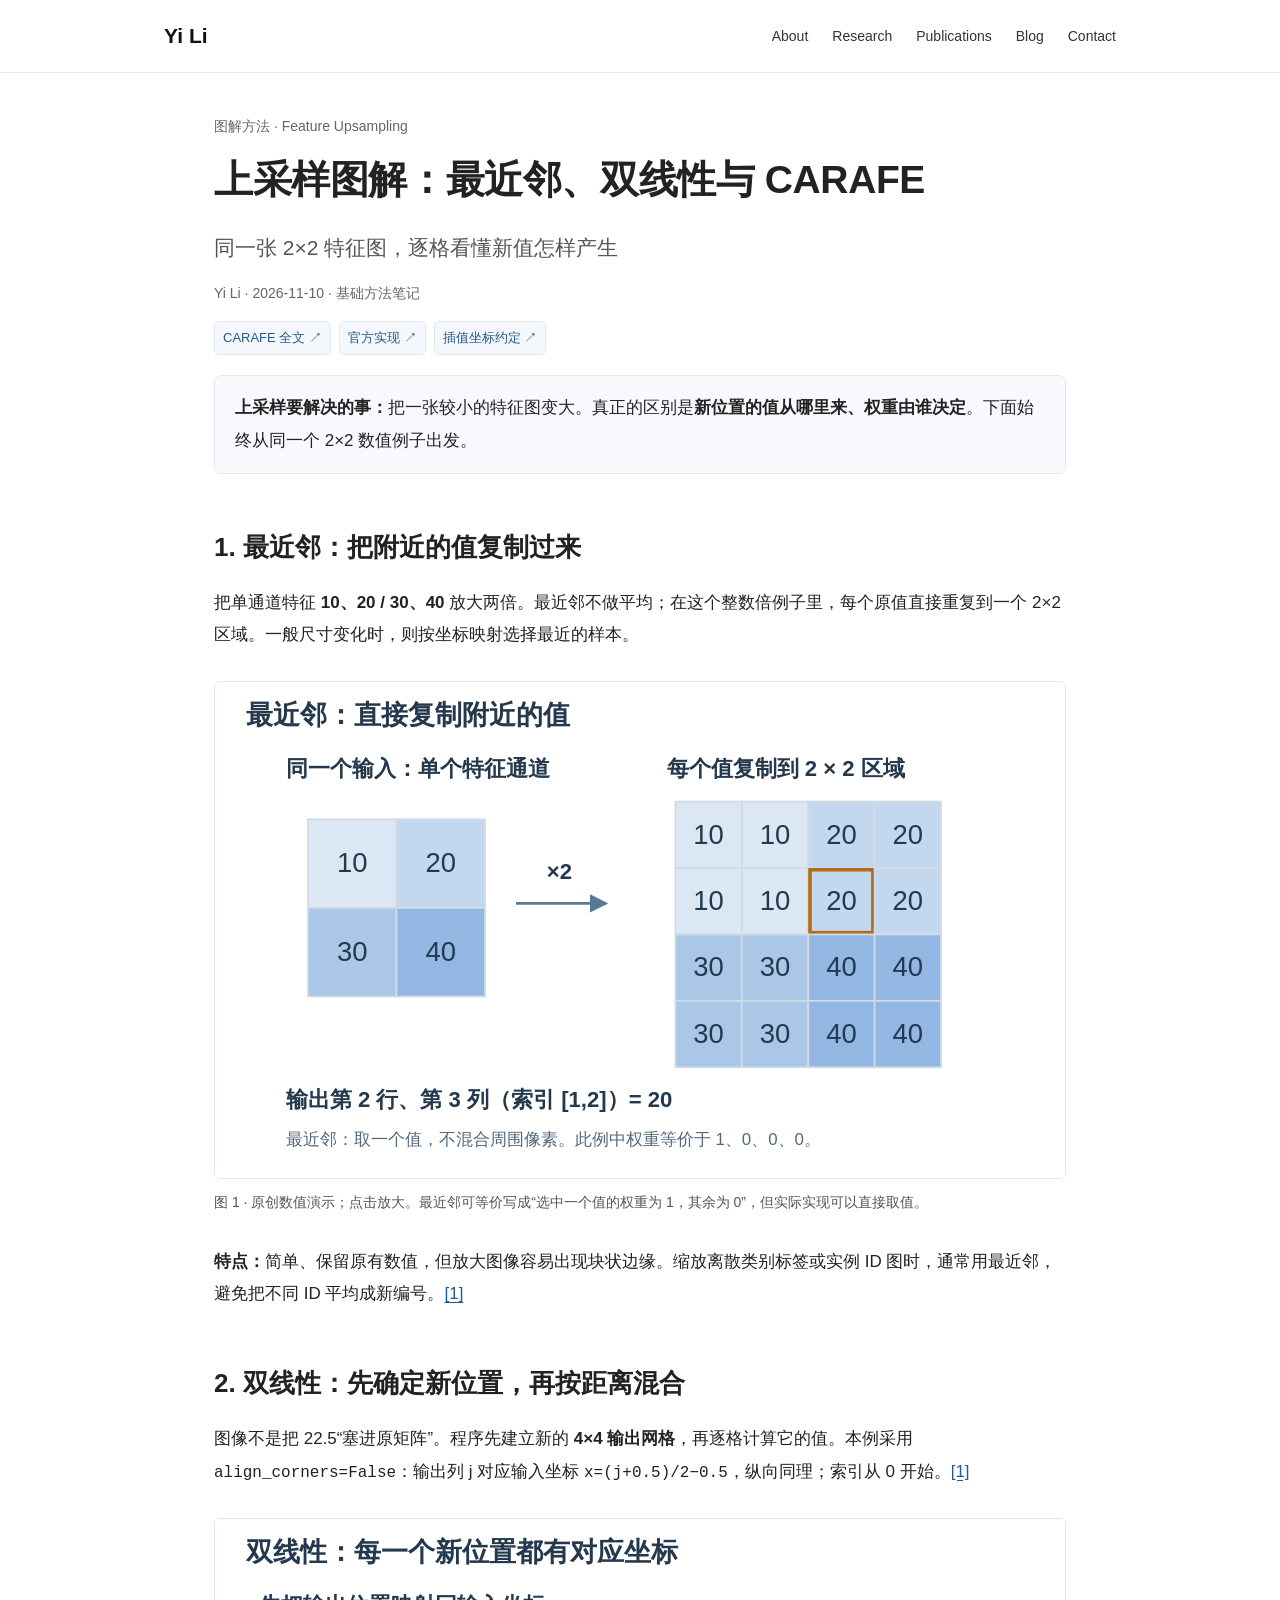
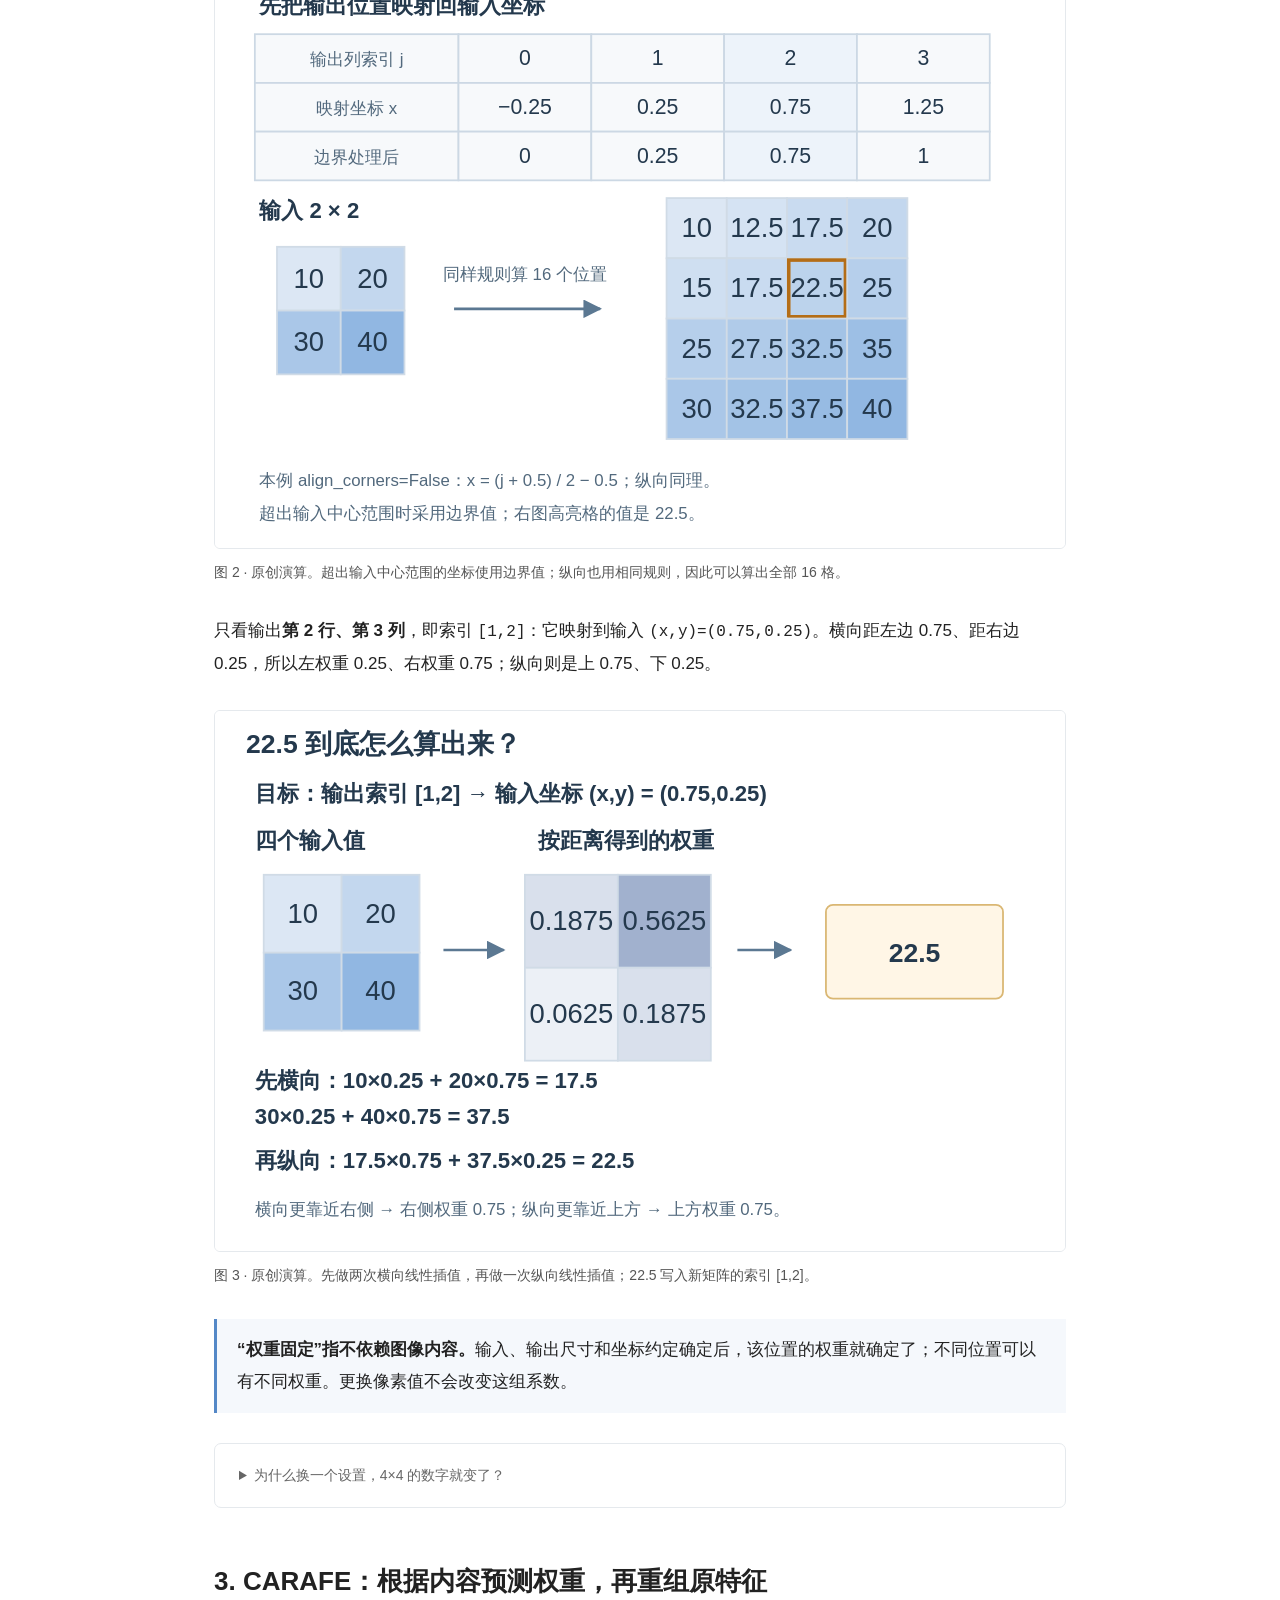
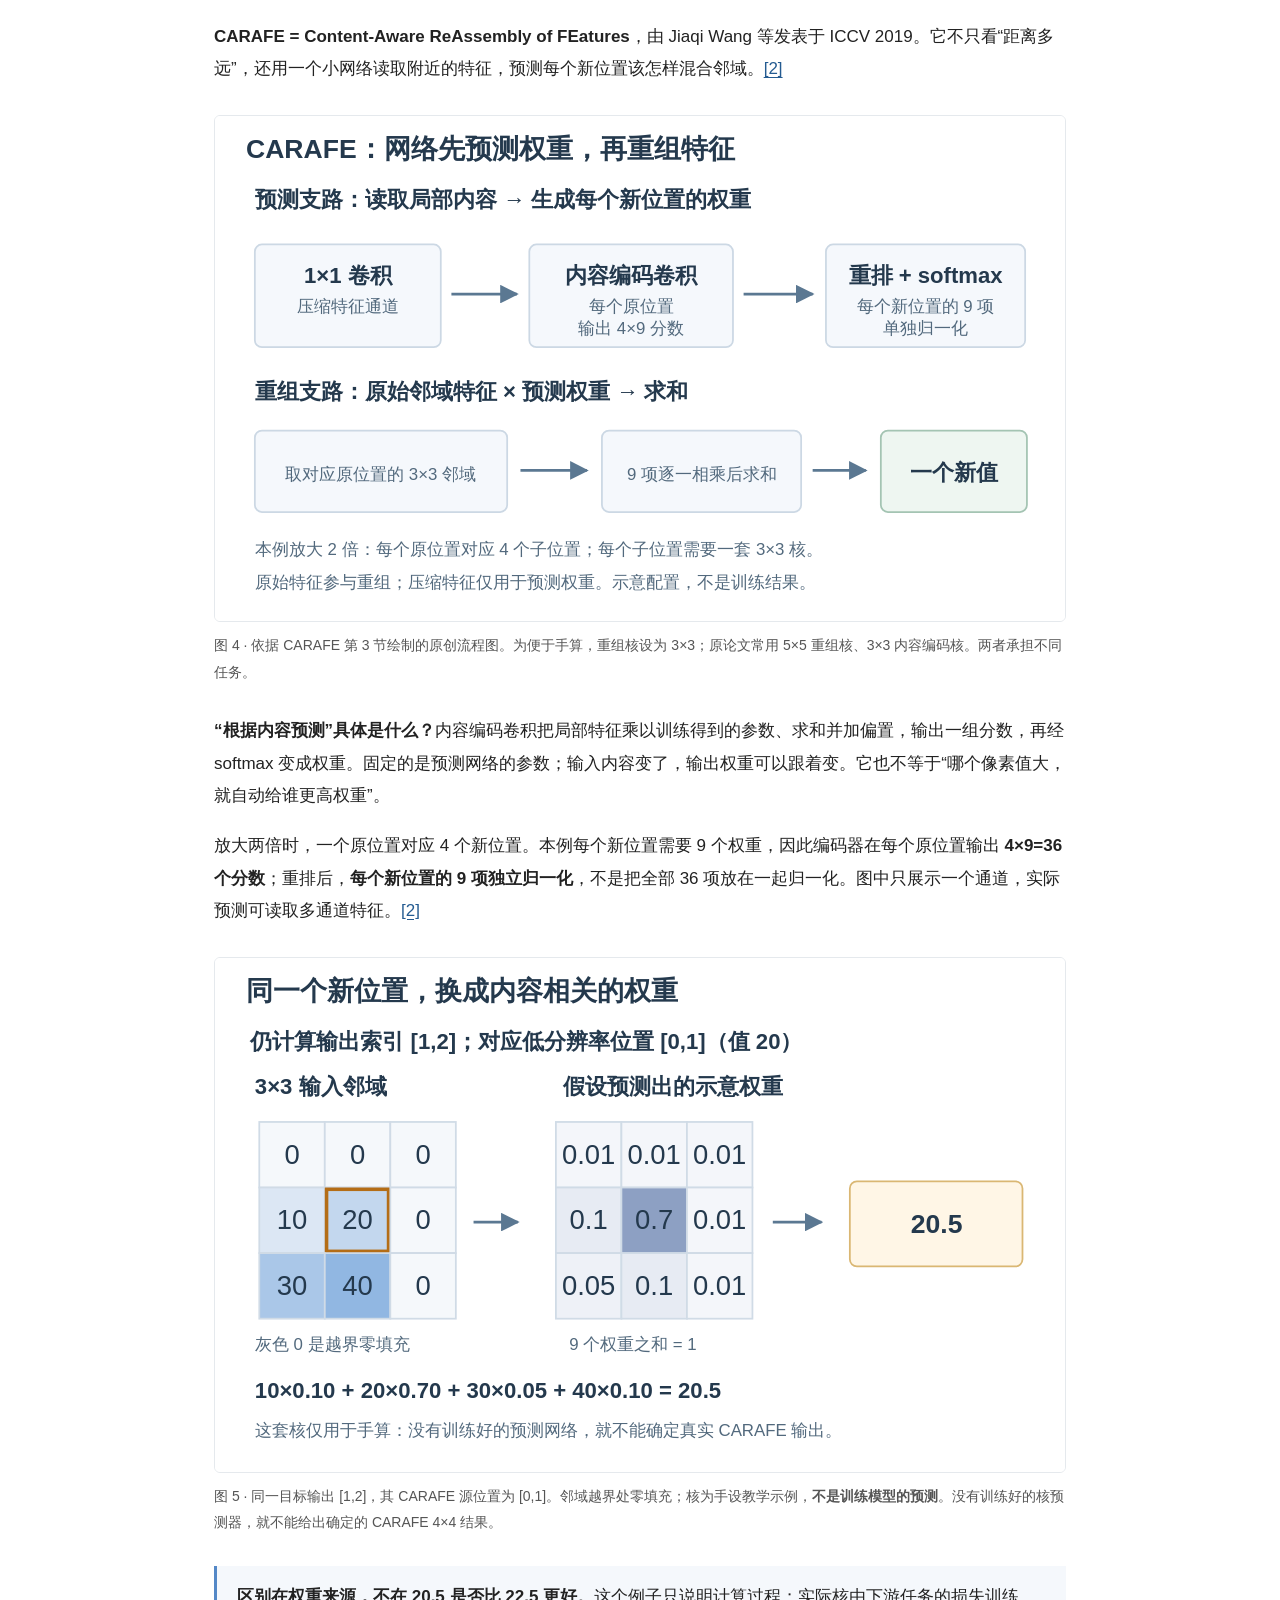
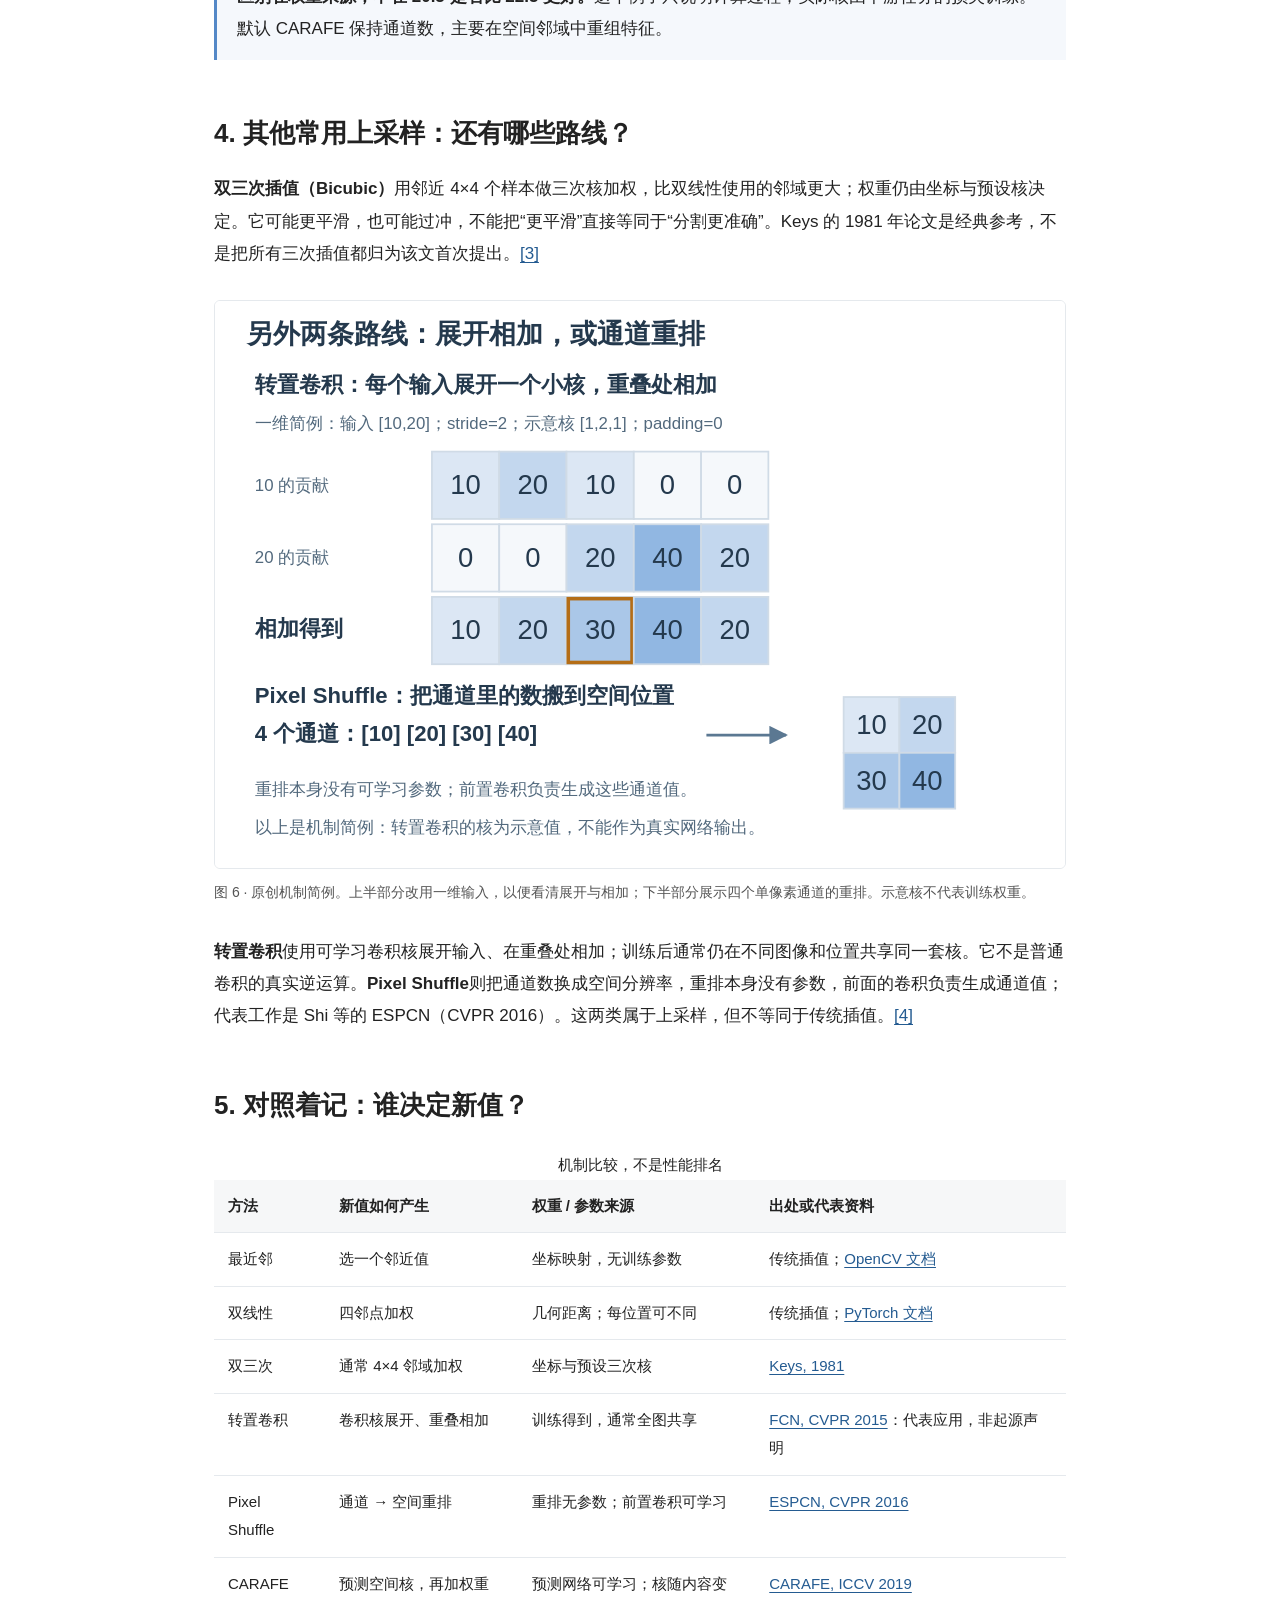
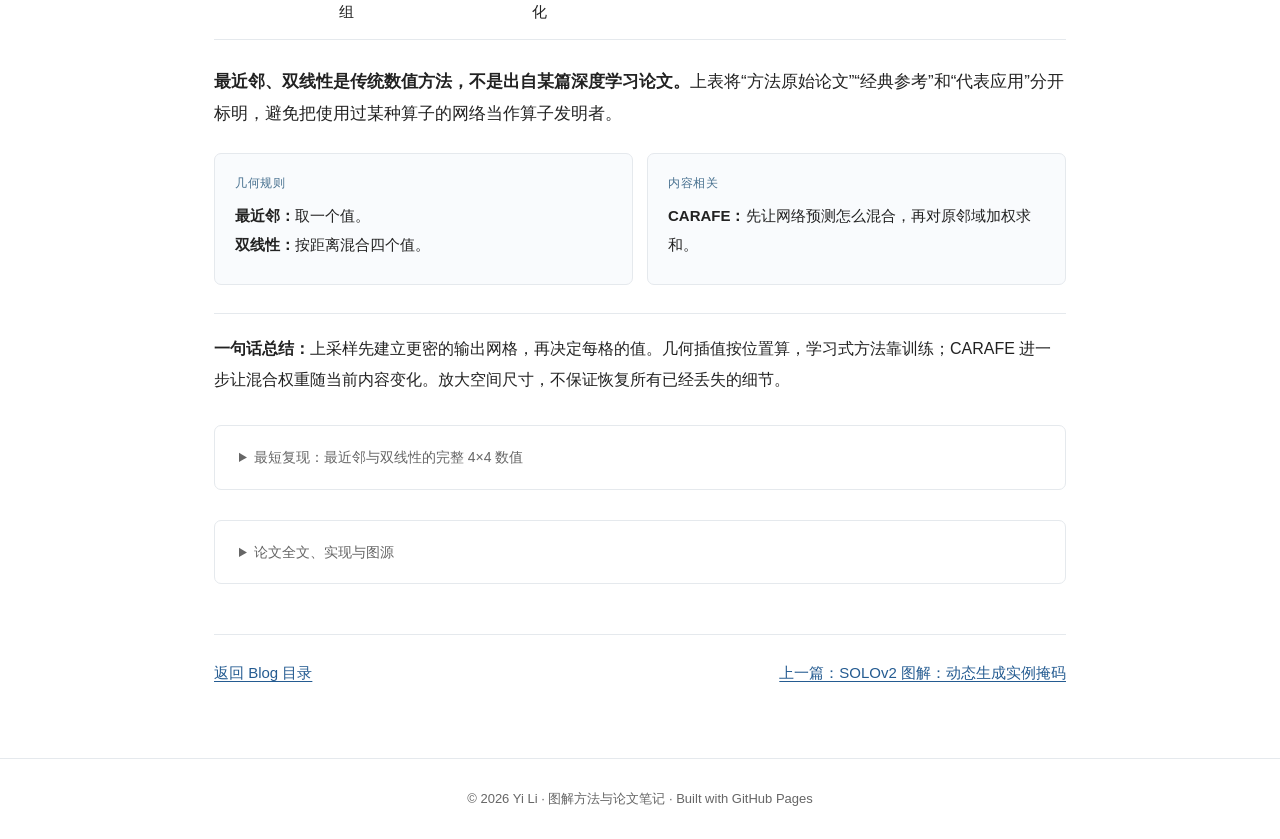
<file: blog/upsampling.html>
<!DOCTYPE html>
<!-- Generated by scripts/build_blog.py; edit content/ instead. -->
<html lang="zh-CN">
<head>
  <meta charset="utf-8">
  <meta name="viewport" content="width=device-width, initial-scale=1">
  <title>上采样图解：最近邻、双线性与 CARAFE | Yi Li</title>
  <meta name="description" content="用完整矩阵和逐像素演算比较最近邻、双线性插值与CARAFE，补充双三次、转置卷积和Pixel Shuffle的机制与原始出处。">
  <meta name="author" content="Yi Li">
  <link rel="stylesheet" href="../assets/css/article.css">
</head>
<body>
<a class="skip-link" href="#article">跳至正文</a>
<header class="site-header"><div class="navbar">
  <a class="site-name" href="../index.html">Yi Li</a>
  <nav class="nav-links" aria-label="主导航"><a href="../index.html#about">About</a><a href="../index.html#research">Research</a><a href="../index.html#publications">Publications</a><a href="../index.html#blog">Blog</a><a href="../index.html#contact">Contact</a></nav>
</div></header>
<main class="article-container" id="article"><article>
  <div class="eyebrow">图解方法 · Feature Upsampling</div>
  <h1>上采样图解：最近邻、双线性与 CARAFE</h1>
  <p class="subtitle">同一张 2×2 特征图，逐格看懂新值怎样产生</p>
  <p class="meta">Yi Li · 2026-11-10 · 基础方法笔记</p>
  <nav class="paper-links" aria-label="主要资料"><a href="https://openaccess.thecvf.com/content_ICCV_2019/papers/Wang_CARAFE_Content-Aware_ReAssembly_of_FEatures_ICCV_2019_paper.pdf">CARAFE 全文 ↗</a><a href="https://github.com/myownskyW7/CARAFE">官方实现 ↗</a><a href="https://docs.pytorch.org/docs/stable/generated/torch.nn.functional.interpolate.html">插值坐标约定 ↗</a></nav>
  <div class="intro"><strong>上采样要解决的事：</strong>把一张较小的特征图变大。真正的区别是<strong>新位置的值从哪里来、权重由谁决定</strong>。下面始终从同一个 2×2 数值例子出发。</div>

<h2 id="nearest">1. 最近邻：把附近的值复制过来</h2>
<p>把单通道特征 <strong>10、20 / 30、40</strong> 放大两倍。最近邻不做平均；在这个整数倍例子里，每个原值直接重复到一个 2×2 区域。一般尺寸变化时，则按坐标映射选择最近的样本。</p>
<figure><a href="../assets/figures/upsampling/01-nearest.svg" aria-label="放大最近邻数值图"><img src="../assets/figures/upsampling/01-nearest.svg" width="960" height="560" alt="同一2×2矩阵最近邻放大为4×4，原值各重复四次；索引1,2的输出是20。"></a><figcaption>图 1 · 原创数值演示；点击放大。最近邻可等价写成“选中一个值的权重为 1，其余为 0”，但实际实现可以直接取值。</figcaption></figure>
<p><strong>特点：</strong>简单、保留原有数值，但放大图像容易出现块状边缘。缩放离散类别标签或实例 ID 图时，通常用最近邻，避免把不同 ID 平均成新编号。<a href="#ref-interpolation">[1]</a></p>

<h2 id="bilinear">2. 双线性：先确定新位置，再按距离混合</h2>
<p>图像不是把 22.5“塞进原矩阵”。程序先建立新的 <strong>4×4 输出网格</strong>，再逐格计算它的值。本例采用 <code>align_corners=False</code>：输出列 j 对应输入坐标 <code>x=(j+0.5)/2−0.5</code>，纵向同理；索引从 0 开始。<a href="#ref-interpolation">[1]</a></p>
<figure><a href="../assets/figures/upsampling/02-bilinear-grid.svg" aria-label="放大双线性坐标与完整矩阵"><img src="../assets/figures/upsampling/02-bilinear-grid.svg" width="960" height="710" loading="lazy" alt="输出四列映射到输入坐标负0.25、0.25、0.75、1.25；边界使用边缘值，展示全部16个双线性输出。"></a><figcaption>图 2 · 原创演算。超出输入中心范围的坐标使用边界值；纵向也用相同规则，因此可以算出全部 16 格。</figcaption></figure>
<p>只看输出<strong>第 2 行、第 3 列</strong>，即索引 <code>[1,2]</code>：它映射到输入 <code>(x,y)=(0.75,0.25)</code>。横向距左边 0.75、距右边 0.25，所以左权重 0.25、右权重 0.75；纵向则是上 0.75、下 0.25。</p>
<figure><a href="../assets/figures/upsampling/03-bilinear-one-pixel.svg" aria-label="放大22.5的逐步计算"><img src="../assets/figures/upsampling/03-bilinear-one-pixel.svg" width="960" height="610" loading="lazy" alt="先横向计算17.5和37.5，再纵向得到22.5；四角权重分别0.1875、0.5625、0.0625、0.1875。"></a><figcaption>图 3 · 原创演算。先做两次横向线性插值，再做一次纵向线性插值；22.5 写入新矩阵的索引 [1,2]。</figcaption></figure>
<div class="takeaway"><strong>“权重固定”指不依赖图像内容。</strong>输入、输出尺寸和坐标约定确定后，该位置的权重就确定了；不同位置可以有不同权重。更换像素值不会改变这组系数。</div>
<details class="paper-info"><summary>为什么换一个设置，4×4 的数字就变了？</summary><p><code>align_corners=True</code> 时，输入、输出角点的像素中心对齐：本例横向坐标变为 0、1/3、2/3、1。两种约定都可用，但得到的数值不同。复现实验应同时注明输出尺寸、模式、对齐设置和边界处理。最近邻的具体取整规则在不同实现之间也可能有差别；本例整数倍放大不受该区别影响。</p></details>

<h2 id="carafe">3. CARAFE：根据内容预测权重，再重组原特征</h2>
<p><strong>CARAFE = Content-Aware ReAssembly of FEatures</strong>，由 Jiaqi Wang 等发表于 ICCV 2019。它不只看“距离多远”，还用一个小网络读取附近的特征，预测每个新位置该怎样混合邻域。<a href="#ref-carafe">[2]</a></p>
<figure><a href="../assets/figures/upsampling/04-carafe-flow.svg" aria-label="放大CARAFE权重预测与特征重组过程"><img src="../assets/figures/upsampling/04-carafe-flow.svg" width="960" height="570" loading="lazy" alt="1×1卷积压缩通道，内容编码卷积预测四套九项分数，各套softmax归一化后加权重组原始邻域特征。"></a><figcaption>图 4 · 依据 CARAFE 第 3 节绘制的原创流程图。为便于手算，重组核设为 3×3；原论文常用 5×5 重组核、3×3 内容编码核。两者承担不同任务。</figcaption></figure>
<p><strong>“根据内容预测”具体是什么？</strong>内容编码卷积把局部特征乘以训练得到的参数、求和并加偏置，输出一组分数，再经 softmax 变成权重。固定的是预测网络的参数；输入内容变了，输出权重可以跟着变。它也不等于“哪个像素值大，就自动给谁更高权重”。</p>
<p>放大两倍时，一个原位置对应 4 个新位置。本例每个新位置需要 9 个权重，因此编码器在每个原位置输出 <strong>4×9=36 个分数</strong>；重排后，<strong>每个新位置的 9 项独立归一化</strong>，不是把全部 36 项放在一起归一化。图中只展示一个通道，实际预测可读取多通道特征。<a href="#ref-carafe">[2]</a></p>
<figure><a href="../assets/figures/upsampling/05-carafe-one-pixel.svg" aria-label="放大CARAFE示意核的数值计算"><img src="../assets/figures/upsampling/05-carafe-one-pixel.svg" width="960" height="580" loading="lazy" alt="同一输入和目标输出位置，取以输入值20为中心的零填充3×3邻域，使用示意权重得到20.5。"></a><figcaption>图 5 · 同一目标输出 [1,2]，其 CARAFE 源位置为 [0,1]。邻域越界处零填充；核为手设教学示例，<strong>不是训练模型的预测</strong>。没有训练好的核预测器，就不能给出确定的 CARAFE 4×4 结果。</figcaption></figure>
<div class="takeaway"><strong>区别在权重来源，不在 20.5 是否比 22.5 更好。</strong>这个例子只说明计算过程；实际核由下游任务的损失训练。默认 CARAFE 保持通道数，主要在空间邻域中重组特征。</div>

<h2 id="others">4. 其他常用上采样：还有哪些路线？</h2>
<p><strong>双三次插值（Bicubic）</strong>用邻近 4×4 个样本做三次核加权，比双线性使用的邻域更大；权重仍由坐标与预设核决定。它可能更平滑，也可能过冲，不能把“更平滑”直接等同于“分割更准确”。Keys 的 1981 年论文是经典参考，不是把所有三次插值都归为该文首次提出。<a href="#ref-keys">[3]</a></p>
<figure><a href="../assets/figures/upsampling/06-other-operators.svg" aria-label="放大转置卷积与Pixel Shuffle数值示意"><img src="../assets/figures/upsampling/06-other-operators.svg" width="960" height="640" loading="lazy" alt="一维转置卷积将10和20分别展开并重叠相加；Pixel Shuffle将四个通道值重排为2×2空间位置。"></a><figcaption>图 6 · 原创机制简例。上半部分改用一维输入，以便看清展开与相加；下半部分展示四个单像素通道的重排。示意核不代表训练权重。</figcaption></figure>
<p><strong>转置卷积</strong>使用可学习卷积核展开输入、在重叠处相加；训练后通常仍在不同图像和位置共享同一套核。它不是普通卷积的真实逆运算。<strong>Pixel Shuffle</strong>则把通道数换成空间分辨率，重排本身没有参数，前面的卷积负责生成通道值；代表工作是 Shi 等的 ESPCN（CVPR 2016）。这两类属于上采样，但不等同于传统插值。<a href="#ref-learned">[4]</a></p>

<h2 id="summary">5. 对照着记：谁决定新值？</h2>
<div class="table-wrapper"><table><caption>机制比较，不是性能排名</caption><thead><tr><th>方法</th><th>新值如何产生</th><th>权重 / 参数来源</th><th>出处或代表资料</th></tr></thead><tbody>
<tr><td>最近邻</td><td>选一个邻近值</td><td>坐标映射，无训练参数</td><td>传统插值；<a href="https://docs.opencv.org/4.x/da/d54/group__imgproc__transform.html">OpenCV 文档</a></td></tr>
<tr><td>双线性</td><td>四邻点加权</td><td>几何距离；每位置可不同</td><td>传统插值；<a href="https://docs.pytorch.org/docs/stable/generated/torch.nn.functional.interpolate.html">PyTorch 文档</a></td></tr>
<tr><td>双三次</td><td>通常 4×4 邻域加权</td><td>坐标与预设三次核</td><td><a href="https://doi.org/10.1109/TASSP.1981.1163711">Keys, 1981</a></td></tr>
<tr><td>转置卷积</td><td>卷积核展开、重叠相加</td><td>训练得到，通常全图共享</td><td><a href="https://arxiv.org/abs/1411.4038">FCN, CVPR 2015</a>：代表应用，非起源声明</td></tr>
<tr><td>Pixel Shuffle</td><td>通道 → 空间重排</td><td>重排无参数；前置卷积可学习</td><td><a href="https://openaccess.thecvf.com/content_cvpr_2016/html/Shi_Real-Time_Single_Image_CVPR_2016_paper.html">ESPCN, CVPR 2016</a></td></tr>
<tr><td>CARAFE</td><td>预测空间核，再加权重组</td><td>预测网络可学习；核随内容变化</td><td><a href="https://arxiv.org/abs/1905.02188">CARAFE, ICCV 2019</a></td></tr>
</tbody></table></div>
<p><strong>最近邻、双线性是传统数值方法，不是出自某篇深度学习论文。</strong>上表将“方法原始论文”“经典参考”和“代表应用”分开标明，避免把使用过某种算子的网络当作算子发明者。</p>
<div class="comparison-pair"><div><span class="step-label">几何规则</span><p><strong>最近邻：</strong>取一个值。<br><strong>双线性：</strong>按距离混合四个值。</p></div><div><span class="step-label">内容相关</span><p><strong>CARAFE：</strong>先让网络预测怎么混合，再对原邻域加权求和。</p></div></div>
<p class="closing-note"><strong>一句话总结：</strong>上采样先建立更密的输出网格，再决定每格的值。几何插值按位置算，学习式方法靠训练；CARAFE 进一步让混合权重随当前内容变化。放大空间尺寸，不保证恢复所有已经丢失的细节。</p>

<details class="paper-info"><summary>最短复现：最近邻与双线性的完整 4×4 数值</summary><pre><code>import torch
import torch.nn.functional as F
x = torch.tensor([[[[10., 20.], [30., 40.]]]])
print(F.interpolate(x, size=(4, 4), mode="nearest")[0, 0])
print(F.interpolate(x, size=(4, 4), mode="bilinear",
                    align_corners=False)[0, 0])</code></pre><p>SVG 数值由本站脚本计算并校验；这段代码给出对应的 PyTorch 复现方式。CARAFE 还需要训练好的预测网络，不能只给输入就确定输出。</p></details>
<details class="paper-info" id="references"><summary>论文全文、实现与图源</summary><ol class="references">
<li id="ref-interpolation">插值定义与坐标约定：<a href="https://docs.pytorch.org/docs/stable/generated/torch.nn.functional.interpolate.html">PyTorch interpolate</a>、<a href="https://docs.opencv.org/4.x/da/d54/group__imgproc__transform.html">OpenCV Geometric Image Transformations</a>。正文数值固定采用 2×2→4×4、双线性半像素约定与边界值延拓。</li>
<li id="ref-carafe">Jiaqi Wang, Kai Chen, Rui Xu, Ziwei Liu, Chen Change Loy, Dahua Lin. <em>CARAFE: Content-Aware ReAssembly of FEatures.</em> ICCV 2019，正式发表。<a href="https://openaccess.thecvf.com/content_ICCV_2019/papers/Wang_CARAFE_Content-Aware_ReAssembly_of_FEatures_ICCV_2019_paper.pdf">正式全文</a> · <a href="https://arxiv.org/abs/1905.02188">arXiv</a> · <a href="https://github.com/myownskyW7/CARAFE">作者官方 CUDA 实现</a> · <a href="https://mmcv.readthedocs.io/en/latest/api/generated/mmcv.ops.CARAFEPack.html">MMCV CARAFEPack</a>。机制参照第 3 节。</li>
<li id="ref-keys">R. G. Keys. <em>Cubic Convolution Interpolation for Digital Image Processing.</em> IEEE Transactions on Acoustics, Speech, and Signal Processing, 29(6):1153–1160, 1981。<a href="https://doi.org/10.1109/TASSP.1981.1163711">DOI</a>。</li>
<li id="ref-learned">学习式上采样：<a href="https://docs.pytorch.org/docs/stable/generated/torch.nn.ConvTranspose2d.html">PyTorch ConvTranspose2d</a>；Long et al., <a href="https://arxiv.org/abs/1411.4038">Fully Convolutional Networks for Semantic Segmentation, CVPR 2015</a>；Shi et al., <a href="https://openaccess.thecvf.com/content_cvpr_2016/papers/Shi_Real-Time_Single_Image_CVPR_2016_paper.pdf">Real-Time Single Image and Video Super-Resolution Using an Efficient Sub-Pixel Convolutional Neural Network, CVPR 2016</a>；<a href="https://docs.pytorch.org/docs/stable/generated/torch.nn.PixelShuffle.html">PixelShuffle 文档</a>。</li>
<li>六张数值图均为本站原创，未复制论文图形。CARAFE 核与转置卷积核是教学示例，不是论文实验或模型输出。<a href="../assets/figures/sources.json">逐图来源记录</a> · <a href="../assets/figures/upsampling/example-values.json">演算数值</a>。核验日期：2026-11-10。</li>
</ol></details>

  <nav class="article-nav" aria-label="文章导航"><a href="../index.html#blog">返回 Blog 目录</a><a href="solov2.html">上一篇：SOLOv2 图解：动态生成实例掩码</a></nav>
</article></main>
<footer>© 2026 Yi Li · 图解方法与论文笔记 · Built with GitHub Pages</footer>
</body>
</html>
</file>
<file: assets/css/article.css>
:root { color-scheme: light; --ink:#222; --muted:#666; --line:#e5e9ed; --blue:#245b91; }
* { box-sizing:border-box; }
html { scroll-behavior:smooth; scroll-padding-top:110px; }
body { margin:0; color:var(--ink); background:#fff; font:17px/1.9 -apple-system,BlinkMacSystemFont,"Segoe UI","Microsoft YaHei","PingFang SC",sans-serif; }
a { color:var(--blue); text-underline-offset:3px; overflow-wrap:anywhere; }
a:hover { color:#0874c9; }
a:focus-visible { outline:3px solid #bc7900; outline-offset:4px; }
.skip-link { position:fixed; left:12px; top:-100px; padding:8px 16px; background:#fff; z-index:100; }
.skip-link:focus { top:8px; }
.site-header { position:sticky; top:0; background:rgba(255,255,255,.98); border-bottom:1px solid var(--line); z-index:10; }
.navbar { max-width:1000px; margin:auto; padding:16px 24px; display:flex; align-items:center; justify-content:space-between; gap:20px; }
.site-name { font-size:21px; font-weight:700; color:#111; text-decoration:none; }
.nav-links { display:flex; flex-wrap:wrap; gap:24px; font-size:14px; }
.nav-links a { color:#333; text-decoration:none; }
.article-container { max-width:900px; margin:auto; padding:40px 24px 70px; }
.eyebrow,.meta { font-size:14px; color:var(--muted); }
h1 { margin:14px 0 20px; font-size:clamp(28px,4vw,39px); line-height:1.4; letter-spacing:-.4px; overflow-wrap:anywhere; text-wrap:balance; }
.subtitle { font-size:21px; color:#555; margin:8px 0 12px; }
.meta { margin:8px 0 14px; }
h2 { margin:54px 0 20px; font-size:26px; line-height:1.5; }
p { margin:18px 0; }
.intro,.note { padding:20px 24px; margin:28px 0; background:#f7f9fc; border:1px solid var(--line); border-radius:7px; }
.paper-info { padding:18px 24px; margin:30px 0; border:1px solid var(--line); border-radius:7px; font-size:15px; }
.paper-info p { margin:7px 0; }
.paper-info summary { cursor:pointer; font-size:14px; color:var(--muted); }
.paper-info[open] summary { margin-bottom:12px; }
.paper-links { display:flex; flex-wrap:wrap; gap:8px; margin:12px 0; font-size:13px; }
.paper-links a { padding:4px 8px; background:#f4f7fb; border:1px solid var(--line); border-radius:5px; text-decoration:none; }
.paper-links + .paper-info { margin:10px 0 18px; padding:8px 14px; }
.intro { margin:20px 0; padding:16px 20px; }
.takeaway { border-left:3px solid #5488c7; background:#f5f8fc; padding:15px 20px; margin:24px 0; }
.method-cards,.comparison-pair { display:grid; grid-template-columns:repeat(2,minmax(0,1fr)); gap:14px; margin:22px 0; }
.method-cards>div,.comparison-pair>div { padding:18px 20px; border:1px solid var(--line); border-radius:7px; background:#f9fbfd; }
.method-cards strong { display:block; font-size:18px; }
.method-cards p,.comparison-pair p { margin:7px 0; font-size:15px; }
.step-label { display:block; font-size:12px; color:#47708f; letter-spacing:.5px; margin-bottom:8px; }
.figure-narrow { max-width:650px; margin:28px auto; }
.figure-pair { display:grid; grid-template-columns:repeat(2,minmax(0,1fr)); gap:18px; margin:26px 0 0; }
.figure-pair figure { margin:0; min-width:0; }
.panel-label { font-size:15px; font-weight:600; margin-bottom:10px; }
.figure-credit { font-size:13px; color:var(--muted); margin-top:8px; }
.visual-steps { display:grid; grid-template-columns:repeat(3,minmax(0,1fr)); gap:12px; list-style:none; padding:0; margin:25px 0; }
.visual-steps li { padding:16px; border-top:3px solid #a4bdd5; background:#f7f9fb; }
.visual-steps span { display:block; color:#54799a; font-size:13px; margin-bottom:8px; }
.visual-steps strong { display:block; font-size:17px; }
.visual-steps p { font-size:14px; margin:6px 0 0; }
.closing-note { margin-top:28px; padding-top:20px; border-top:1px solid var(--line); font-size:16px; }
.status { display:inline-block; background:#edf4ee; color:#285b35; padding:2px 9px; border-radius:4px; font-size:14px; }
.toc { font-size:15px; padding:18px 24px; border-block:1px solid var(--line); }
.toc ol { margin:8px 0; padding-left:24px; }
figure { margin:30px 0; }
figure img { display:block; width:100%; height:auto; border:1px solid var(--line); border-radius:6px; }
figcaption { margin-top:10px; color:#555; font-size:14px; }
.formula { padding:20px; text-align:center; background:#fafafa; border:1px solid var(--line); border-radius:6px; overflow-wrap:anywhere; }
.table-wrapper { overflow-x:auto; margin:26px 0; }
table { width:100%; border-collapse:collapse; font-size:15px; }
th,td { padding:12px 14px; border-bottom:1px solid var(--line); text-align:left; vertical-align:top; }
th { background:#f6f7f8; }
.references { font-size:15px; padding-left:24px; }
.references li { margin:12px 0; }
.article-nav { display:flex; justify-content:space-between; flex-wrap:wrap; gap:18px; border-top:1px solid var(--line); margin-top:50px; padding-top:24px; font-size:15px; }
footer { border-top:1px solid var(--line); padding:28px 24px; color:var(--muted); text-align:center; font-size:13px; }
code { font-size:.94em; overflow-wrap:anywhere; }
pre { max-width:100%; overflow-x:auto; padding:16px; border:1px solid var(--line); border-radius:6px; background:#fafbfc; line-height:1.65; font-size:13px; }
pre code { overflow-wrap:normal; }
@media(max-width:700px) {
  body { font-size:16px; }
  .navbar { align-items:flex-start; flex-direction:column; gap:9px; padding:12px 20px; }
  .nav-links { gap:10px 17px; }
  .article-container { padding:24px 20px 55px; }
  h1 { margin:10px 0; }
  h2 { font-size:23px; margin-top:32px; }
  .subtitle { font-size:18px; }
  .intro,.note,.paper-info,.toc { padding:16px; }
  th,td { min-width:116px; padding:10px; }
  .figure-pair { grid-template-columns:1fr; gap:22px; }
  .method-cards>div,.comparison-pair>div { padding:14px; }
  .method-cards strong { font-size:16px; }
  .visual-steps { grid-template-columns:1fr; gap:10px; }
  .visual-steps li { padding:12px 15px; }
  .visual-steps span { display:inline-block; margin:0 12px 0 0; }
  .visual-steps strong { display:inline; }
}
@media(prefers-reduced-motion:reduce) { html { scroll-behavior:auto; } }
@media print { .site-header,.toc,.skip-link { display:none; } .article-container { padding:0; max-width:none; } h2 { break-after:avoid; } figure,tr { break-inside:avoid; } }
</file>
